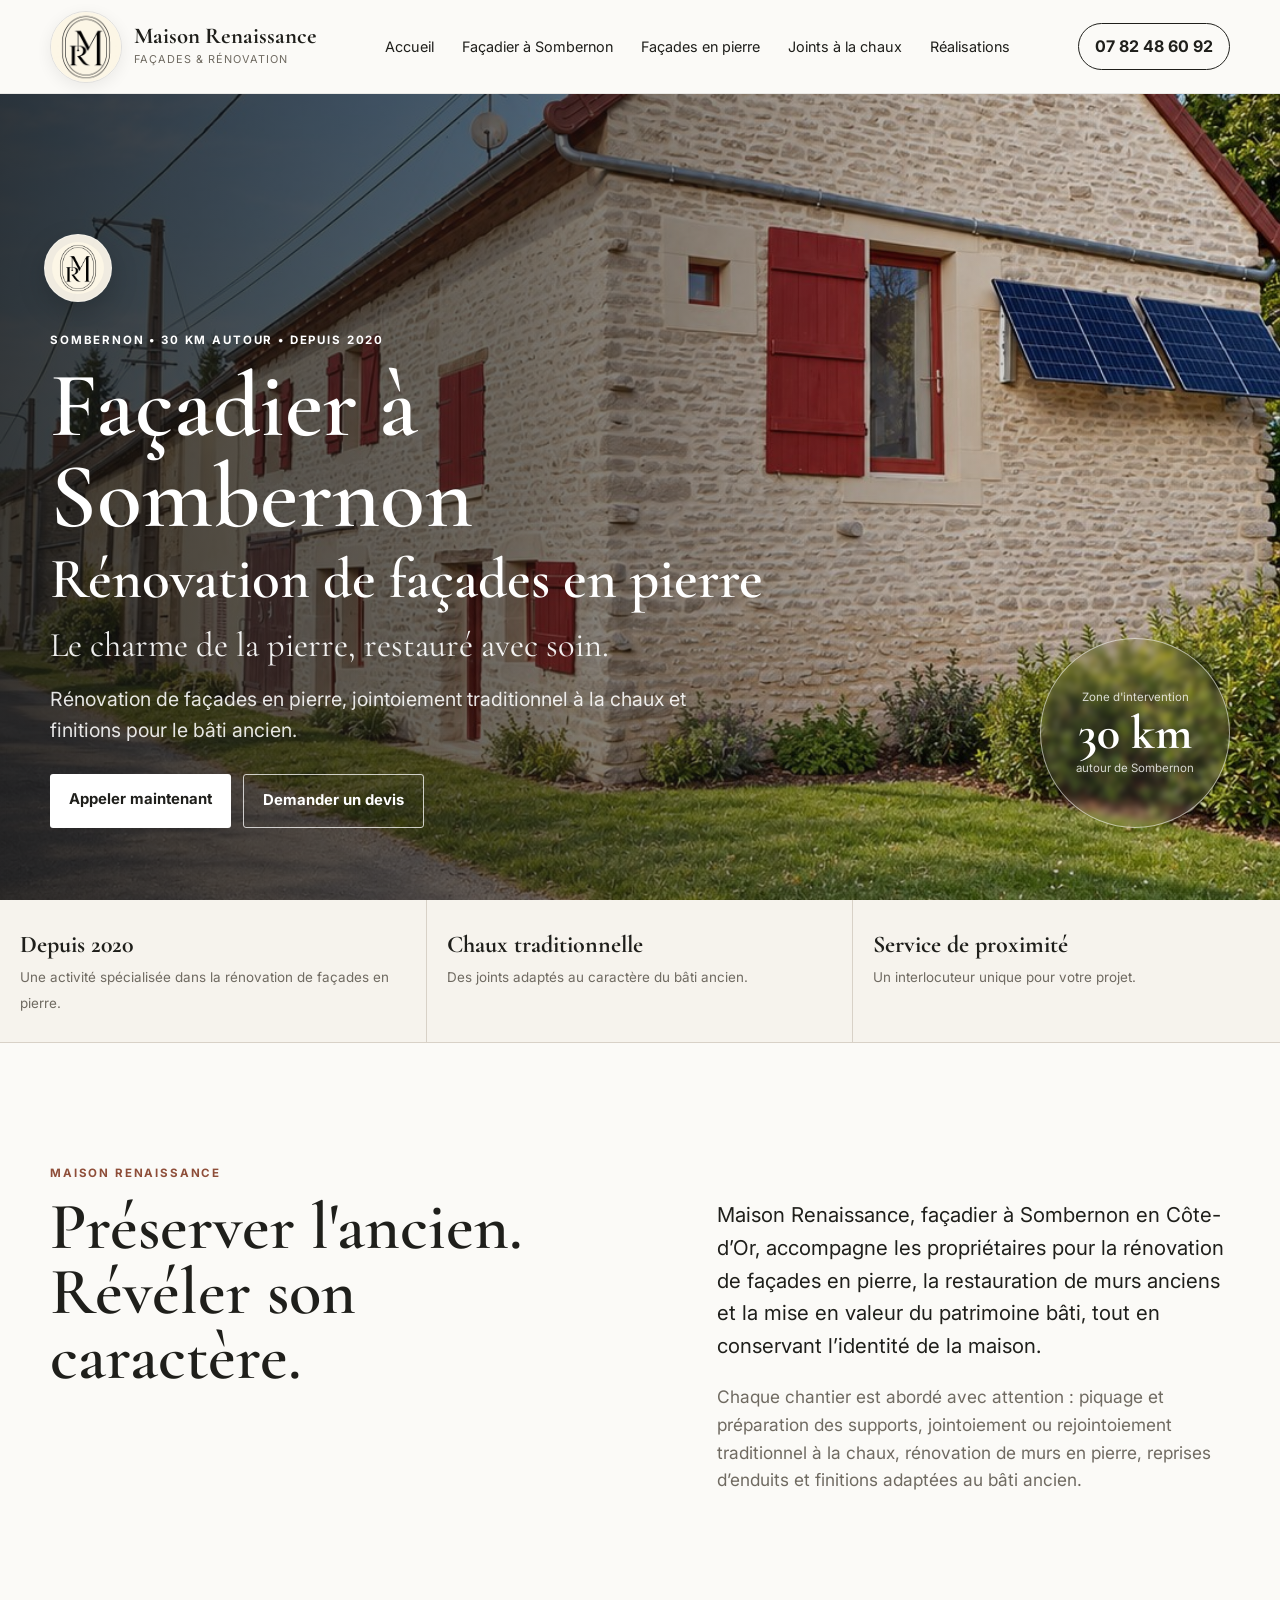
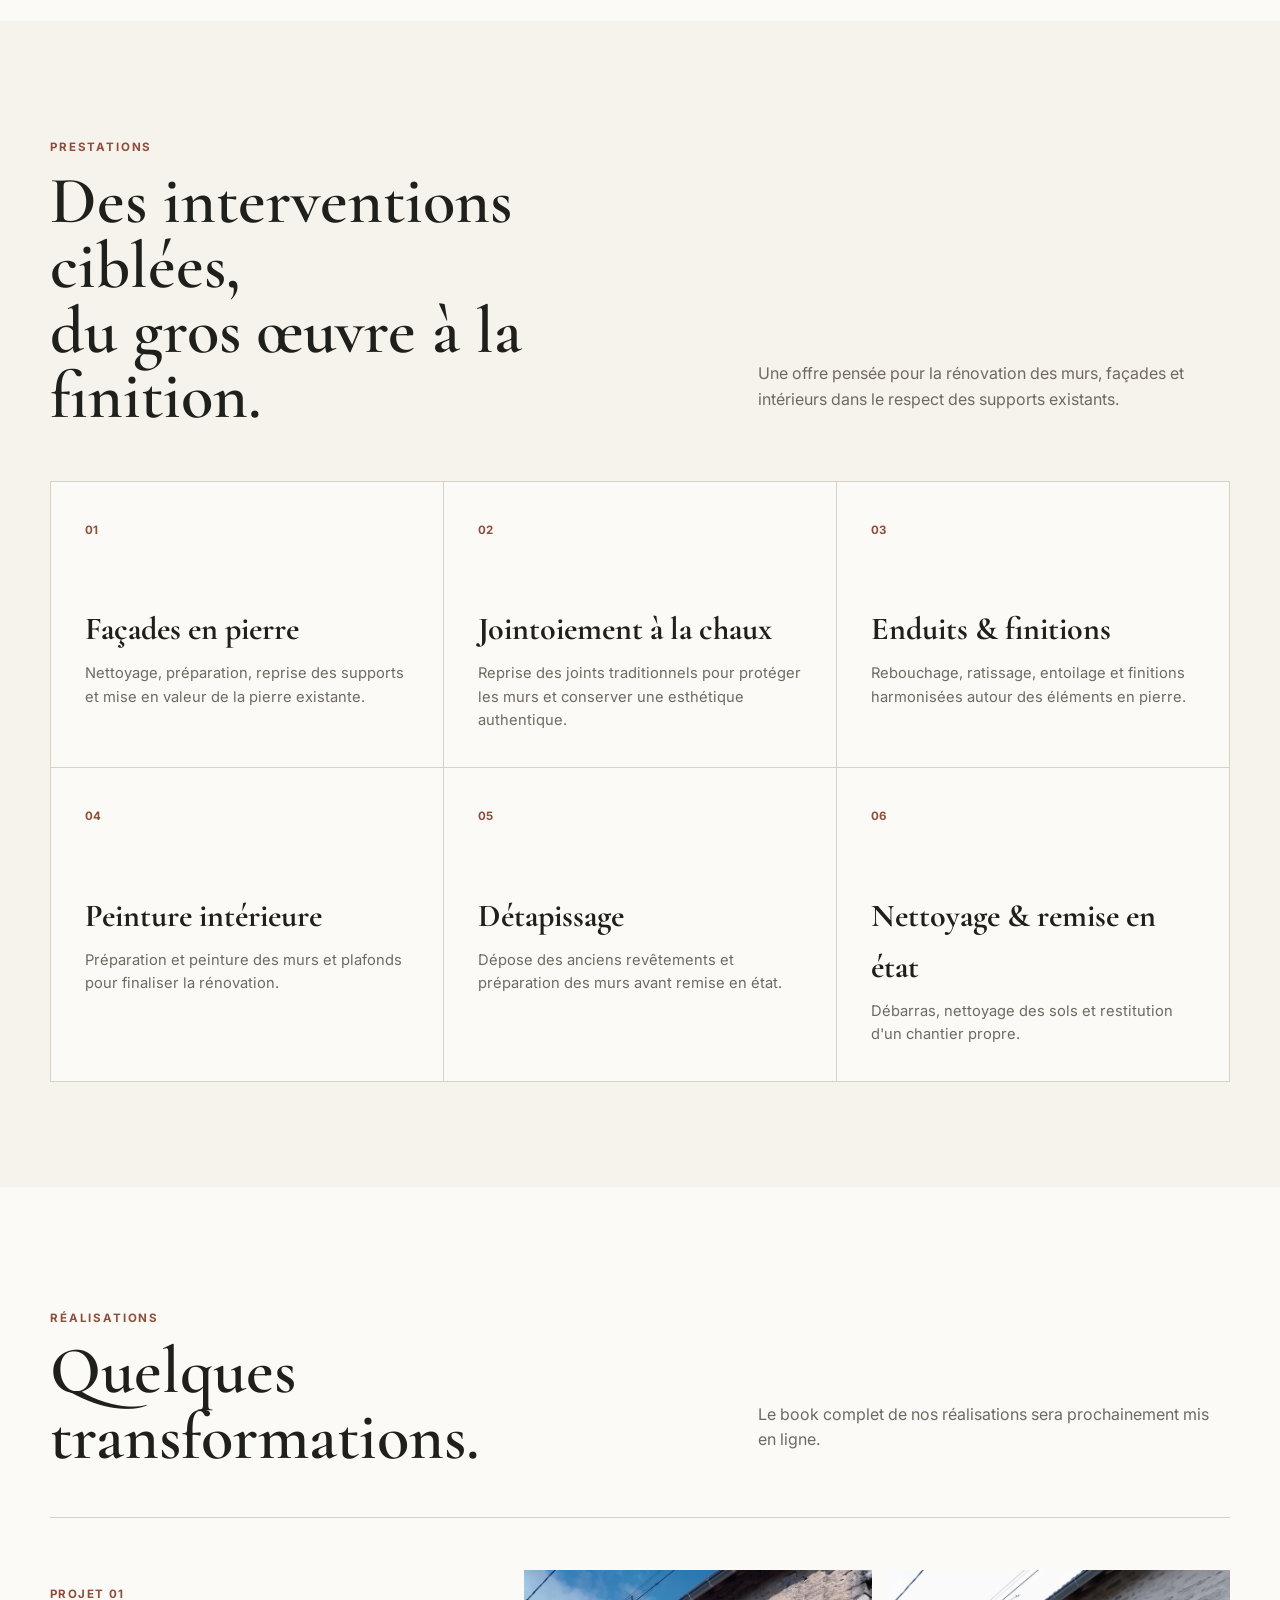
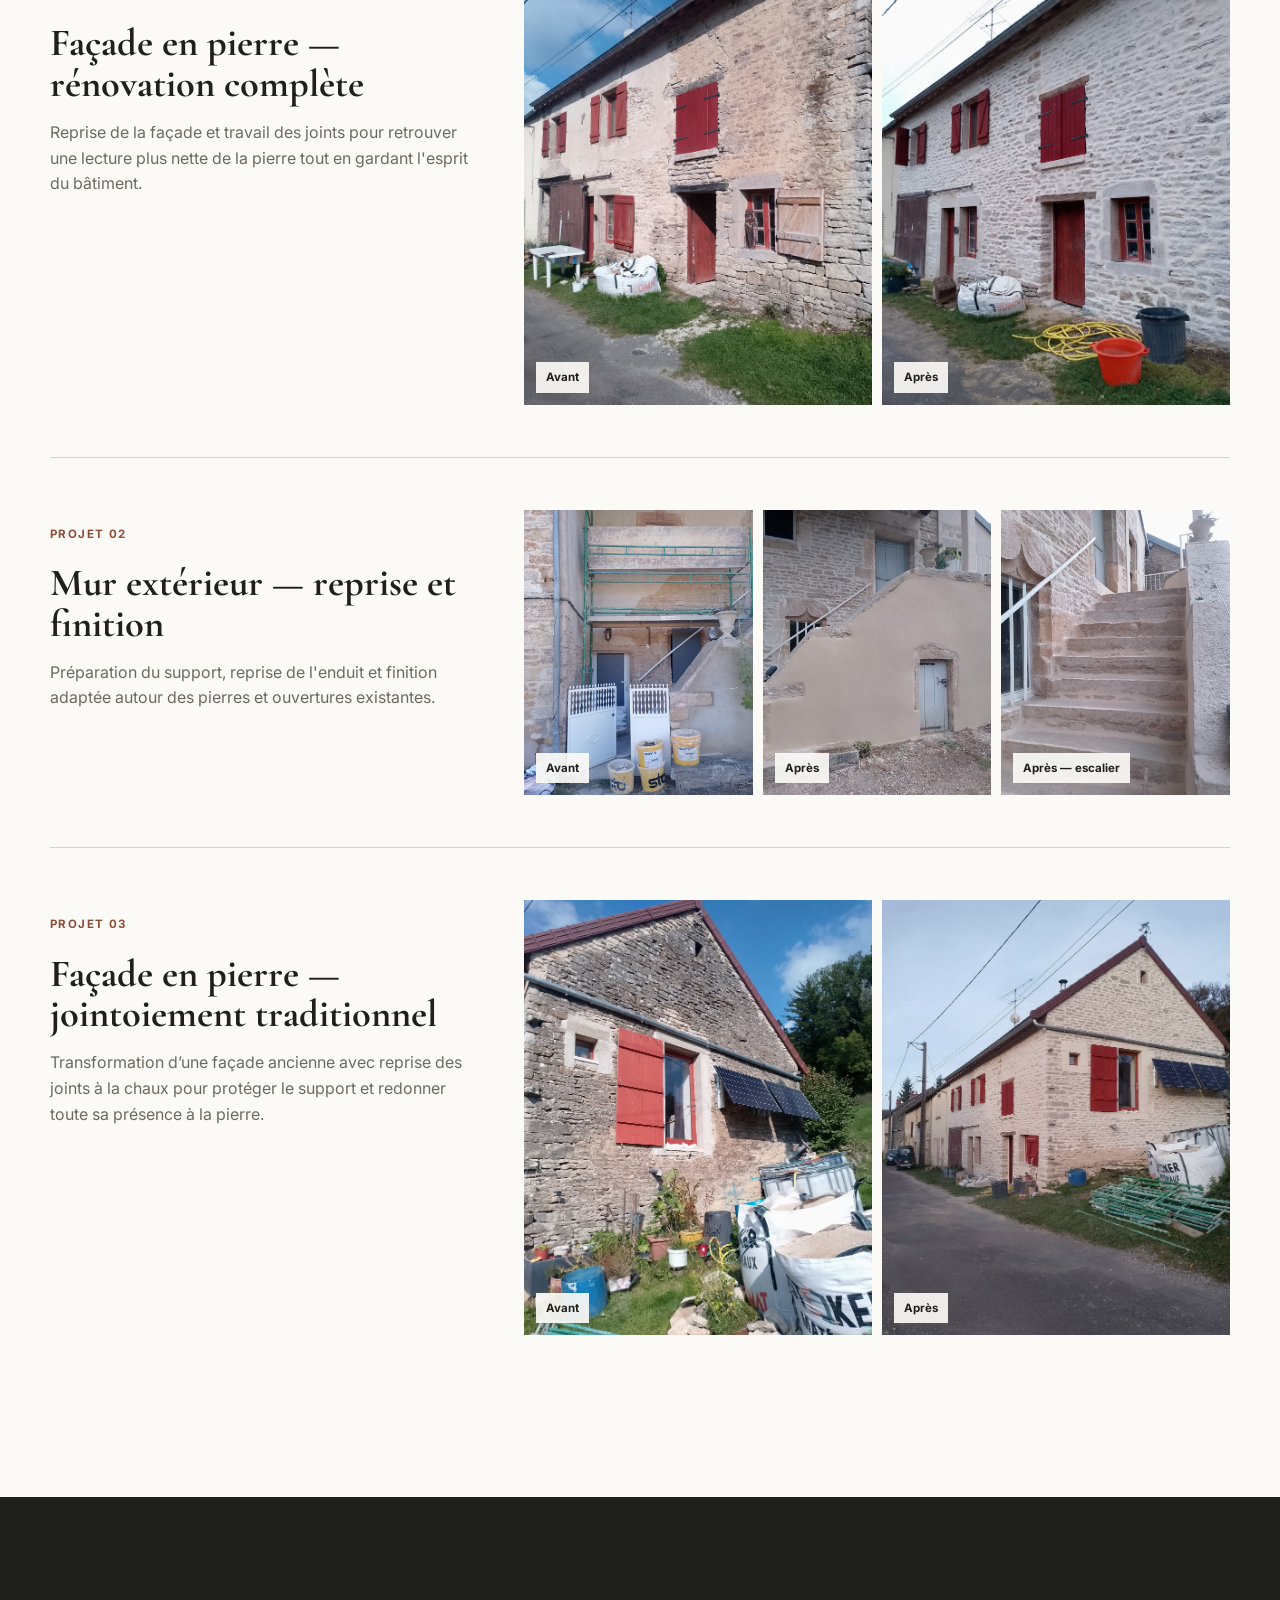
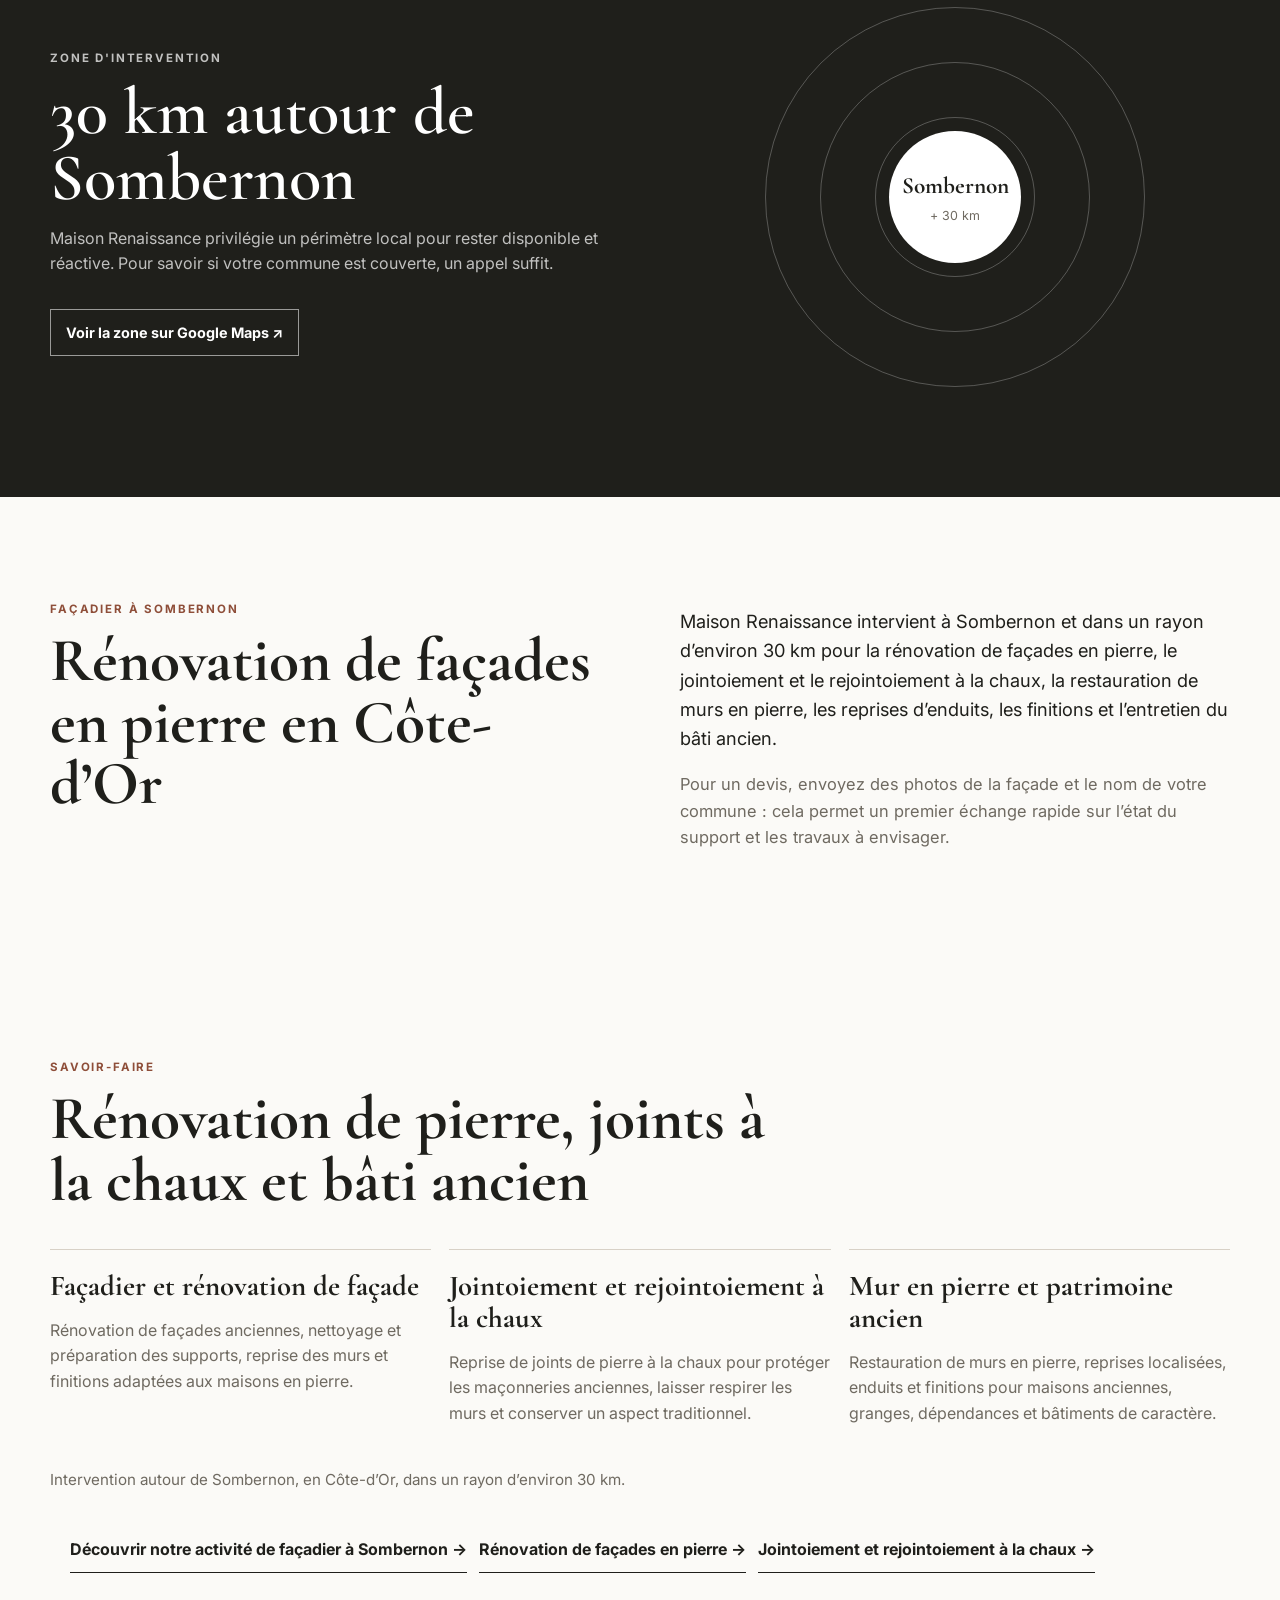
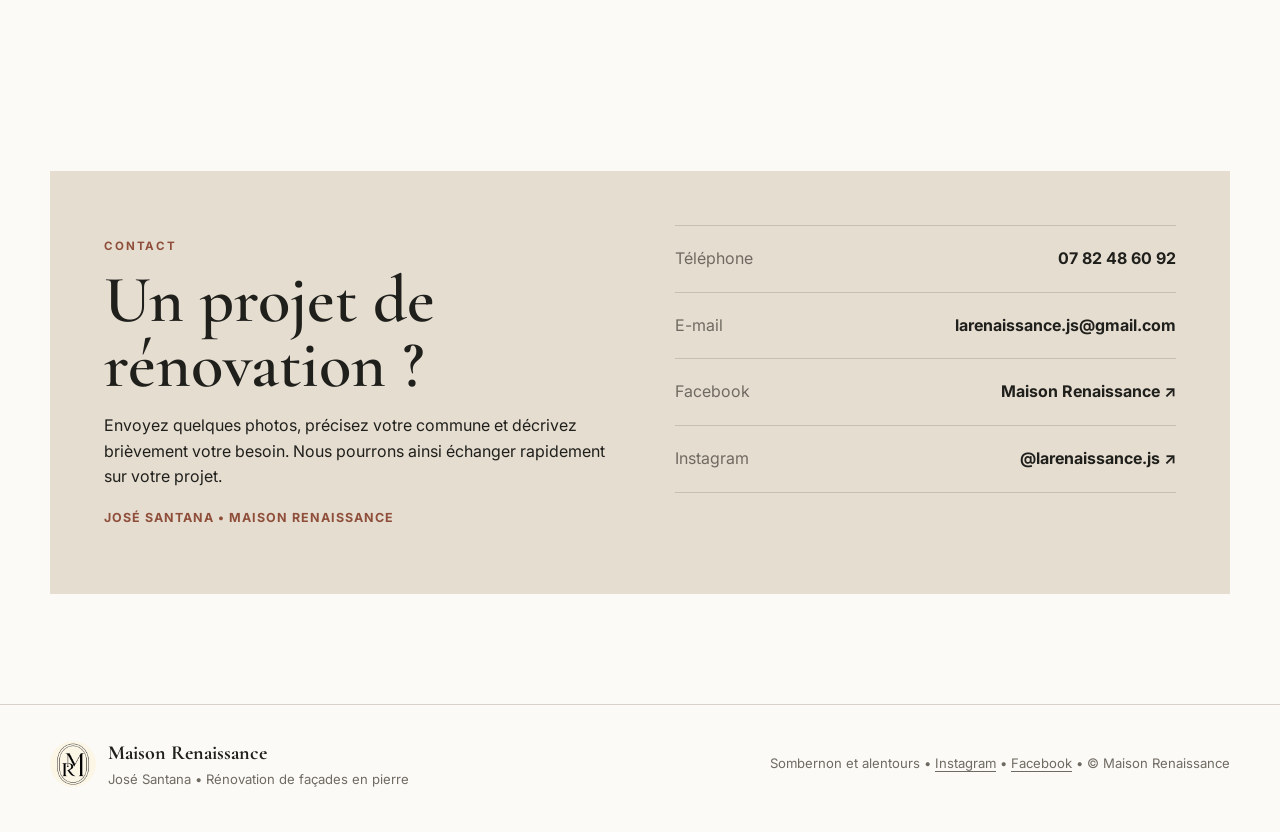
<file: index.html>
<!doctype html>
<html lang="fr">
<head>
  <meta charset="utf-8">
  <meta name="viewport" content="width=device-width, initial-scale=1">
  <meta name="theme-color" content="#1f1f1b">
  <meta name="description" content="Maison Renaissance, José Santana, façadier à Sombernon en Côte-d’Or : rénovation de façades en pierre, jointoiement et rejointoiement à la chaux, enduits, murs en pierre et rénovation du bâti ancien dans un rayon de 30 km.">
  <title>Façadier à Sombernon | Jointoiement à la chaux & rénovation de façades en pierre</title>
  <link rel="icon" href="assets/favicon.png">
  <meta name="author" content="José Santana">
  <meta name="robots" content="index,follow">
  <link rel="canonical" href="https://maisonrenaissance.github.io/Maison-Renaissance/">
  <meta property="og:title" content="Maison Renaissance | Façadier à Sombernon">
  <meta property="og:description" content="Rénovation de façades en pierre et jointoiement traditionnel à la chaux autour de Sombernon, en Côte-d’Or.">
  <meta property="og:type" content="website">
  <meta property="og:url" content="https://maisonrenaissance.github.io/Maison-Renaissance/">
  <meta property="og:image" content="https://maisonrenaissance.github.io/Maison-Renaissance/assets/hero-clean.jpg">
  <meta name="twitter:card" content="summary_large_image">
  <meta name="twitter:title" content="Maison Renaissance | Façadier à Sombernon">
  <meta name="twitter:description" content="Façades en pierre, joints à la chaux et rénovation du bâti ancien autour de Sombernon.">
  <meta name="twitter:image" content="https://maisonrenaissance.github.io/Maison-Renaissance/assets/hero-clean.jpg">
  <script type="application/ld+json">
  {
    "@context": "https://schema.org",
    "@type": "HomeAndConstructionBusiness",
    "name": "Maison Renaissance",
    "alternateName": "Maison Renaissance — José Santana",
    "description": "Façadier à Sombernon spécialisé dans la rénovation de façades en pierre, le jointoiement et rejointoiement traditionnel à la chaux et les finitions du bâti ancien.",
    "url": "https://maisonrenaissance.github.io/Maison-Renaissance/",
    "logo": "https://maisonrenaissance.github.io/Maison-Renaissance/assets/logo-mr-creme.jpg",
    "image": [
      "https://maisonrenaissance.github.io/Maison-Renaissance/assets/hero-clean.jpg",
      "https://maisonrenaissance.github.io/Maison-Renaissance/assets/facade_apres_1.jpg",
      "https://maisonrenaissance.github.io/Maison-Renaissance/assets/cour_apres.jpg"
    ],
    "telephone": "+33782486092",
    "email": "larenaissance.js@gmail.com",
    "areaServed": "Sombernon, Côte-d'Or, et communes situées dans un rayon d'environ 30 km",
    "sameAs": [
      "https://www.instagram.com/larenaissance.js/",
      "https://www.facebook.com/profile.php?id=61594686639067"
    ],
    "hasOfferCatalog": {
      "@type": "OfferCatalog",
      "name": "Prestations de rénovation",
      "itemListElement": [
        {"@type":"Offer","itemOffered":{"@type":"Service","name":"Rénovation de façades en pierre"}},
        {"@type":"Offer","itemOffered":{"@type":"Service","name":"Jointoiement traditionnel à la chaux"}},
        {"@type":"Offer","itemOffered":{"@type":"Service","name":"Rejointoiement de façade"}},
        {"@type":"Offer","itemOffered":{"@type":"Service","name":"Enduits et finitions"}},
        {"@type":"Offer","itemOffered":{"@type":"Service","name":"Détapissage et préparation des murs"}},
        {"@type":"Offer","itemOffered":{"@type":"Service","name":"Peinture intérieure"}}
      ]
    }
  }
  </script>

  <link rel="preconnect" href="https://fonts.googleapis.com">
  <link rel="preconnect" href="https://fonts.gstatic.com" crossorigin>
  <link href="https://fonts.googleapis.com/css2?family=Cormorant+Garamond:wght@500;600;700&family=Inter:wght@400;500;600;700&display=swap" rel="stylesheet">
  <link rel="stylesheet" href="styles.css">
</head>
<body>
  <header class="site-header">
    <a class="brand" href="index.html">
      <img src="assets/logo-mr-creme.jpg" alt="Logo Maison Renaissance">
      <span><strong>Maison Renaissance</strong><small>Façades & rénovation</small></span>
    </a>
    <nav class="desktop-nav" aria-label="Navigation principale">
      <a href="index.html">Accueil</a>
      <a href="facadier-sombernon.html">Façadier à Sombernon</a>
      <a href="renovation-facade-pierre.html">Façades en pierre</a>
      <a href="jointoiement-chaux.html">Joints à la chaux</a>
      <a href="realisations.html">Réalisations</a>
    </nav>
    <a class="header-cta" href="tel:+33782486092">07 82 48 60 92</a>
  </header>

  <main>
    <section class="hero" id="accueil">
      <img src="assets/hero-clean.jpg" alt="Façade ancienne rénovée en pierre" class="hero-bg">
      <div class="hero-shade"></div>
      <div class="hero-inner">
        <div class="hero-copy">
          <div class="hero-mark"><img class="hero-logo" src="assets/logo-mr-creme.jpg" alt="Logo Maison Renaissance"></div>
          <p class="eyebrow">Sombernon • 30 km autour • Depuis 2020</p>
          <h1>Façadier à Sombernon<br><span class="hero-subtitle">Rénovation de façades en pierre</span></h1>
          <p class="hero-signature">Le charme de la pierre, restauré avec soin.</p>
          <p class="hero-text">Rénovation de façades en pierre, jointoiement traditionnel à la chaux et finitions pour le bâti ancien.</p>
          <div class="hero-actions">
            <a class="btn btn-light" href="tel:+33782486092">Appeler maintenant</a>
            <a class="btn btn-outline" href="mailto:larenaissance.js@gmail.com?subject=Demande%20de%20devis%20Maison%20Renaissance">Demander un devis</a>
          </div>
        </div>
        <div class="hero-badge">
          <span>Zone d'intervention</span>
          <strong>30 km</strong>
          <small>autour de Sombernon</small>
        </div>
      </div>
    </section>

    <section class="proof-strip">
      <div><strong>Depuis 2020</strong><span>Une activité spécialisée dans la rénovation de façades en pierre.</span></div>
      <div><strong>Chaux traditionnelle</strong><span>Des joints adaptés au caractère du bâti ancien.</span></div>
      <div><strong>Service de proximité</strong><span>Un interlocuteur unique pour votre projet.</span></div>
    </section>

    <section class="about container">
      <div class="section-title">
        <p class="eyebrow dark">Maison Renaissance</p>
        <h2>Préserver l'ancien.<br>Révéler son caractère.</h2>
      </div>
      <div class="about-copy">
        <p>Maison Renaissance, façadier à Sombernon en Côte-d’Or, accompagne les propriétaires pour la rénovation de façades en pierre, la restauration de murs anciens et la mise en valeur du patrimoine bâti, tout en conservant l’identité de la maison.</p>
        <p>Chaque chantier est abordé avec attention : piquage et préparation des supports, jointoiement ou rejointoiement traditionnel à la chaux, rénovation de murs en pierre, reprises d’enduits et finitions adaptées au bâti ancien.</p>
      </div>
    </section>

    <section class="services" id="services">
      <div class="container">
        <div class="section-head">
          <div>
            <p class="eyebrow dark">Prestations</p>
            <h2>Des interventions ciblées,<br>du gros œuvre à la finition.</h2>
          </div>
          <p>Une offre pensée pour la rénovation des murs, façades et intérieurs dans le respect des supports existants.</p>
        </div>

        <div class="service-grid">
          <article>
            <span class="num">01</span>
            <h3><a href="renovation-facade-pierre.html">Façades en pierre</a></h3>
            <p>Nettoyage, préparation, reprise des supports et mise en valeur de la pierre existante.</p>
          </article>
          <article>
            <span class="num">02</span>
            <h3><a href="jointoiement-chaux.html">Jointoiement à la chaux</a></h3>
            <p>Reprise des joints traditionnels pour protéger les murs et conserver une esthétique authentique.</p>
          </article>
          <article>
            <span class="num">03</span>
            <h3>Enduits & finitions</h3>
            <p>Rebouchage, ratissage, entoilage et finitions harmonisées autour des éléments en pierre.</p>
          </article>
          <article>
            <span class="num">04</span>
            <h3>Peinture intérieure</h3>
            <p>Préparation et peinture des murs et plafonds pour finaliser la rénovation.</p>
          </article>
          <article>
            <span class="num">05</span>
            <h3>Détapissage</h3>
            <p>Dépose des anciens revêtements et préparation des murs avant remise en état.</p>
          </article>
          <article>
            <span class="num">06</span>
            <h3>Nettoyage & remise en état</h3>
            <p>Débarras, nettoyage des sols et restitution d'un chantier propre.</p>
          </article>
        </div>
      </div>
    </section>

    <section class="realisations container" id="realisations">
      <div class="section-head">
        <div>
          <p class="eyebrow dark">Réalisations</p>
          <h2>Quelques transformations.</h2>
        </div>
        <p>Le book complet de nos réalisations sera prochainement mis en ligne.</p>
      </div>

      <article class="case-study">
        <div class="case-copy">
          <span class="case-index">Projet 01</span>
          <h3>Façade en pierre — rénovation complète</h3>
          <p>Reprise de la façade et travail des joints pour retrouver une lecture plus nette de la pierre tout en gardant l'esprit du bâtiment.</p>
        </div>
        <div class="ba">
          <figure>
            <img src="assets/facade_avant.jpg" alt="Façade avant rénovation">
            <figcaption>Avant</figcaption>
          </figure>
          <figure>
            <img src="assets/facade_apres_1.jpg" alt="Façade après rénovation">
            <figcaption>Après</figcaption>
          </figure>
        </div>
      </article>

      <article class="case-study reverse">
        <div class="case-copy">
          <span class="case-index">Projet 02</span>
          <h3>Mur extérieur — reprise et finition</h3>
          <p>Préparation du support, reprise de l'enduit et finition adaptée autour des pierres et ouvertures existantes.</p>
        </div>
        <div class="ba three">
          <figure>
            <img src="assets/cour_avant.jpg" alt="Projet 2 : mur extérieur avant les finitions">
            <figcaption>Avant</figcaption>
          </figure>
          <figure>
            <img src="assets/cour_apres.jpg" alt="Projet 2 : mur extérieur après reprise et finition">
            <figcaption>Après</figcaption>
          </figure>
          <figure>
            <img src="assets/escalier_apres.jpg" alt="Projet 2 : escalier en pierre après rénovation">
            <figcaption>Après — escalier</figcaption>
          </figure>
        </div>
      </article>

      <article class="case-study">
        <div class="case-copy">
          <span class="case-index">Projet 03</span>
          <h3>Façade en pierre — jointoiement traditionnel</h3>
          <p>Transformation d’une façade ancienne avec reprise des joints à la chaux pour protéger le support et redonner toute sa présence à la pierre.</p>
        </div>
        <div class="ba">
          <figure>
            <img src="assets/chantier_facade.jpg" alt="Projet 3 : façade en pierre avant rénovation des joints">
            <figcaption>Avant</figcaption>
          </figure>
          <figure>
            <img src="assets/facade_apres_2.jpg" alt="Projet 3 : façade en pierre après jointoiement traditionnel à la chaux">
            <figcaption>Après</figcaption>
          </figure>
        </div>
      </article>
    </section>

    <section class="zone" id="zone">
      <div class="container zone-inner">
        <div>
          <p class="eyebrow">Zone d'intervention</p>
          <h2>30 km autour de Sombernon</h2>
          <p>Maison Renaissance privilégie un périmètre local pour rester disponible et réactive. Pour savoir si votre commune est couverte, un appel suffit.</p>
          <a class="maps-check" href="https://www.google.com/maps/search/?api=1&query=Sombernon%2C%20France" target="_blank" rel="noopener noreferrer">
            Voir la zone sur Google Maps ↗
          </a>
        </div>
        <div class="zone-graphic" aria-hidden="true">
          <div class="ring ring-1"></div>
          <div class="ring ring-2"></div>
          <div class="ring ring-3"></div>
          <div class="zone-center"><strong>Sombernon</strong><span>+ 30 km</span></div>
        </div>
      </div>
    </section>


    <section class="local-seo container" aria-labelledby="local-title">
      <div class="local-seo-grid">
        <div>
          <p class="eyebrow dark">Façadier à Sombernon</p>
          <h2 id="local-title">Rénovation de façades en pierre en Côte-d’Or</h2>
        </div>
        <div>
          <p>Maison Renaissance intervient à Sombernon et dans un rayon d’environ 30 km pour la rénovation de façades en pierre, le jointoiement et le rejointoiement à la chaux, la restauration de murs en pierre, les reprises d’enduits, les finitions et l’entretien du bâti ancien.</p>
          <p>Pour un devis, envoyez des photos de la façade et le nom de votre commune : cela permet un premier échange rapide sur l’état du support et les travaux à envisager.</p>
        </div>
      </div>
    </section>


    <section class="seo-topics container" aria-labelledby="seo-topics-title">
      <div class="seo-topics-head">
        <p class="eyebrow dark">Savoir-faire</p>
        <h2 id="seo-topics-title">Rénovation de pierre, joints à la chaux et bâti ancien</h2>
      </div>
      <div class="seo-topics-grid">
        <article>
          <h3>Façadier et rénovation de façade</h3>
          <p>Rénovation de façades anciennes, nettoyage et préparation des supports, reprise des murs et finitions adaptées aux maisons en pierre.</p>
        </article>
        <article>
          <h3>Jointoiement et rejointoiement à la chaux</h3>
          <p>Reprise de joints de pierre à la chaux pour protéger les maçonneries anciennes, laisser respirer les murs et conserver un aspect traditionnel.</p>
        </article>
        <article>
          <h3>Mur en pierre et patrimoine ancien</h3>
          <p>Restauration de murs en pierre, reprises localisées, enduits et finitions pour maisons anciennes, granges, dépendances et bâtiments de caractère.</p>
        </article>
      </div>
      <p class="seo-keyline">Intervention autour de Sombernon, en Côte-d’Or, dans un rayon d’environ 30 km.</p>
    <div class="seo-deep-links container">
      <a href="facadier-sombernon.html">Découvrir notre activité de façadier à Sombernon →</a>
      <a href="renovation-facade-pierre.html">Rénovation de façades en pierre →</a>
      <a href="jointoiement-chaux.html">Jointoiement et rejointoiement à la chaux →</a>
    </div>
    </section>

    <section class="contact container" id="contact">
      <div class="contact-card">
        <div>
          <p class="eyebrow dark">Contact</p>
          <h2>Un projet de rénovation ?</h2>
          <p>Envoyez quelques photos, précisez votre commune et décrivez brièvement votre besoin. Nous pourrons ainsi échanger rapidement sur votre projet.</p>
          <p class="owner-line">José Santana • Maison Renaissance</p>
        </div>
        <div class="contact-buttons">
          <a href="tel:+33782486092" class="contact-btn"><span>Téléphone</span><strong>07 82 48 60 92</strong></a>
          <a href="mailto:larenaissance.js@gmail.com" class="contact-btn"><span>E-mail</span><strong>larenaissance.js@gmail.com</strong></a>
          <a href="https://www.facebook.com/profile.php?id=61594686639067" target="_blank" rel="noopener noreferrer" class="contact-btn"><span>Facebook</span><strong>Maison Renaissance ↗</strong></a>
          <a href="https://www.instagram.com/larenaissance.js/" target="_blank" rel="noopener noreferrer" class="contact-btn"><span>Instagram</span><strong>@larenaissance.js ↗</strong></a>
        </div>
      </div>
    </section>
  </main>

  <a class="floating-call" href="tel:+33782486092" aria-label="Appeler Maison Renaissance">☎</a>

  <footer>
    <div class="container footer-inner">
      <div class="footer-brand">
        <img src="assets/logo-mr-creme.jpg" alt="">
        <div><strong>Maison Renaissance</strong><span>José Santana • Rénovation de façades en pierre</span></div>
      </div>
      <p>Sombernon et alentours • <a class="footer-social" href="https://www.instagram.com/larenaissance.js/" target="_blank" rel="noopener noreferrer">Instagram</a> • <a class="footer-social" href="https://www.facebook.com/profile.php?id=61594686639067" target="_blank" rel="noopener noreferrer">Facebook</a> • © Maison Renaissance</p>
    </div>
  </footer>
</body>
</html>
</file>
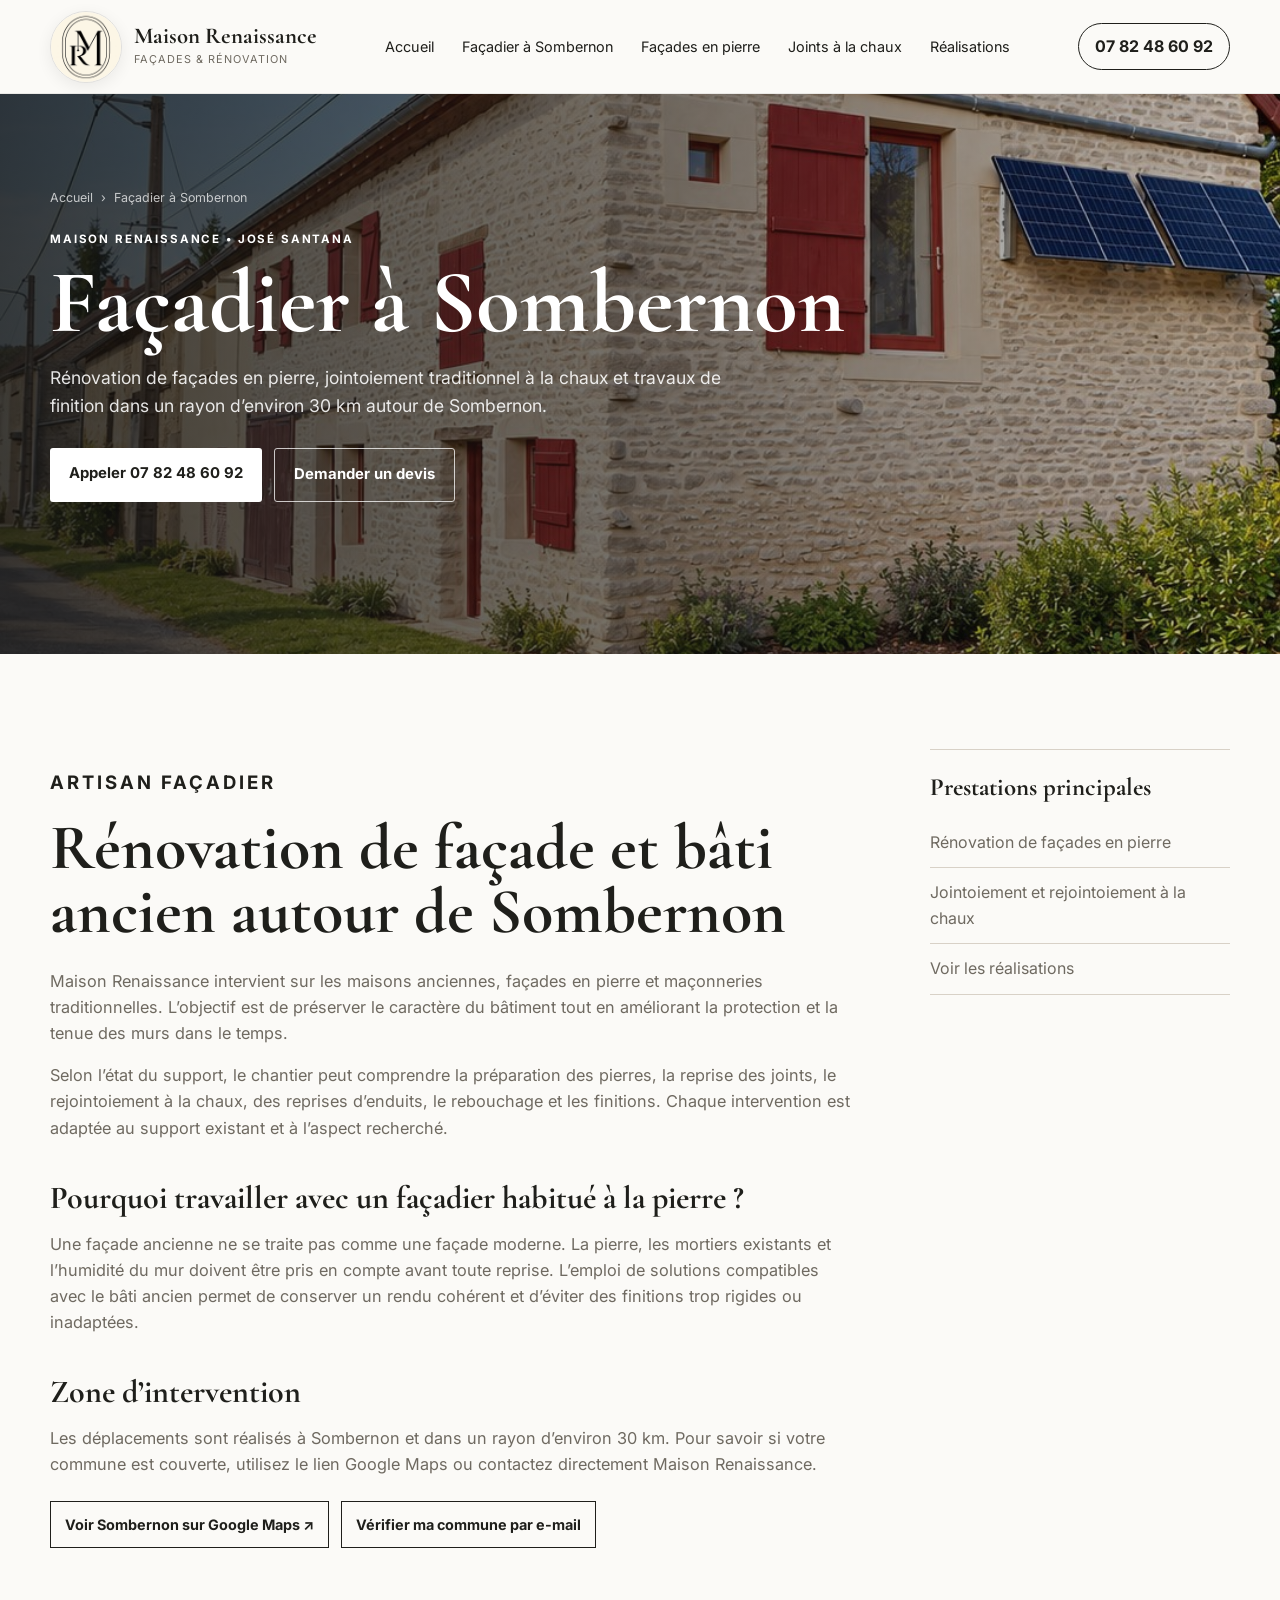
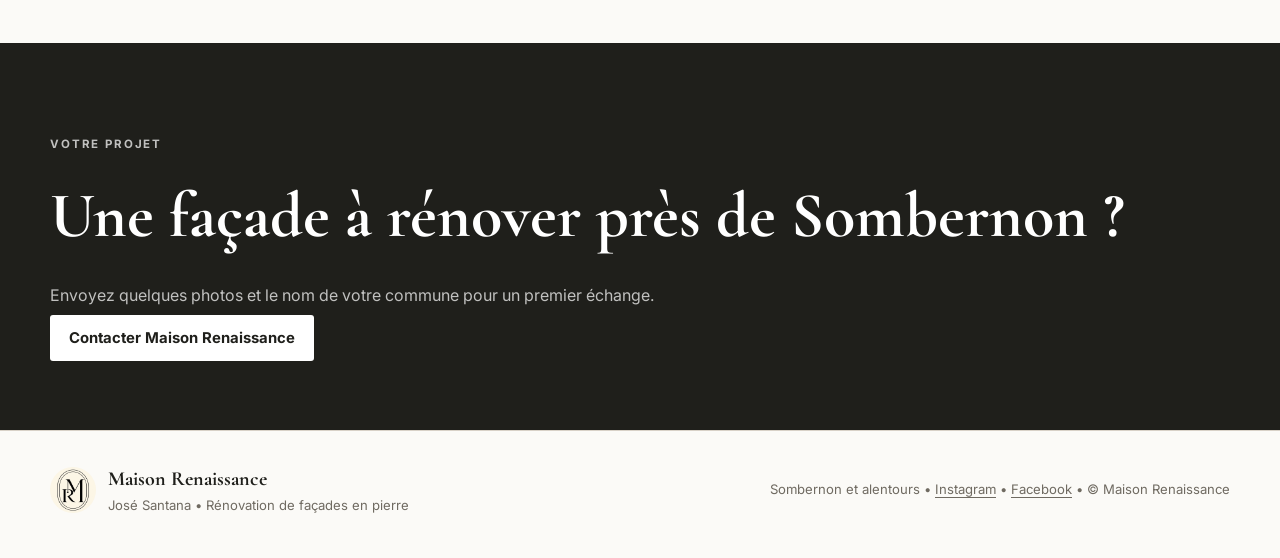
<file: facadier-sombernon.html>
<!doctype html>
<html lang="fr">
<head>
  <meta charset="utf-8">
  <meta name="viewport" content="width=device-width, initial-scale=1">
  <meta name="theme-color" content="#1f1f1b">
  <title>Façadier à Sombernon | Maison Renaissance</title>
  <meta name="description" content="Maison Renaissance, José Santana, façadier à Sombernon : rénovation de façades en pierre, jointoiement à la chaux, murs anciens, enduits et finitions dans un rayon d’environ 30 km.">
  <meta name="author" content="José Santana">
  <meta name="robots" content="index,follow">
  <link rel="canonical" href="https://maisonrenaissance.github.io/Maison-Renaissance/facadier-sombernon.html">
  <link rel="icon" href="assets/favicon.png">
  <meta property="og:type" content="website">
  <meta property="og:title" content="Façadier à Sombernon | Maison Renaissance">
  <meta property="og:description" content="Maison Renaissance, José Santana, façadier à Sombernon : rénovation de façades en pierre, jointoiement à la chaux, murs anciens, enduits et finitions dans un rayon d’environ 30 km.">
  <meta property="og:url" content="https://maisonrenaissance.github.io/Maison-Renaissance/facadier-sombernon.html">
  <meta property="og:image" content="https://maisonrenaissance.github.io/Maison-Renaissance/assets/hero-clean.jpg">
  <link rel="preconnect" href="https://fonts.googleapis.com">
  <link rel="preconnect" href="https://fonts.gstatic.com" crossorigin>
  <link href="https://fonts.googleapis.com/css2?family=Cormorant+Garamond:wght@500;600;700&family=Inter:wght@400;500;600;700&display=swap" rel="stylesheet">
  <link rel="stylesheet" href="styles.css">
  <script type="application/ld+json">
  {
    "@context":"https://schema.org",
    "@graph":[
      {
        "@type":"HomeAndConstructionBusiness",
        "@id":"https://maisonrenaissance.github.io/Maison-Renaissance/#business",
        "name":"Maison Renaissance",
        "alternateName":"Maison Renaissance — José Santana",
        "url":"https://maisonrenaissance.github.io/Maison-Renaissance/",
        "telephone":"+33782486092",
        "email":"larenaissance.js@gmail.com",
        "areaServed":"Sombernon, Côte-d'Or, et communes situées dans un rayon d'environ 30 km",
        "sameAs":["https://www.instagram.com/larenaissance.js/","https://www.facebook.com/profile.php?id=61594686639067"]
      },
      {
        "@type":"Service",
        "name":"Travaux de façade et rénovation du bâti ancien",
        "description":"Maison Renaissance, José Santana, façadier à Sombernon : rénovation de façades en pierre, jointoiement à la chaux, murs anciens, enduits et finitions dans un rayon d’environ 30 km.",
        "provider":{"@id":"https://maisonrenaissance.github.io/Maison-Renaissance/#business"},
        "areaServed":"Sombernon et environ 30 km autour"
      },
      {
        "@type":"WebPage",
        "name":"Façadier à Sombernon",
        "url":"https://maisonrenaissance.github.io/Maison-Renaissance/facadier-sombernon.html"
      }
    ]
  }
  </script>
</head>
<body>
  <header class="site-header">
    <a class="brand" href="index.html">
      <img src="assets/logo-mr-creme.jpg" alt="Logo Maison Renaissance">
      <span><strong>Maison Renaissance</strong><small>Façades & rénovation</small></span>
    </a>
    <nav class="desktop-nav" aria-label="Navigation principale">
      <a href="index.html">Accueil</a>
      <a href="facadier-sombernon.html">Façadier à Sombernon</a>
      <a href="renovation-facade-pierre.html">Façades en pierre</a>
      <a href="jointoiement-chaux.html">Joints à la chaux</a>
      <a href="realisations.html">Réalisations</a>
    </nav>
    <a class="header-cta" href="tel:+33782486092">07 82 48 60 92</a>
  </header>
  <main>

    <section class="page-hero">
      <img src="assets/hero-clean.jpg" alt="Maison en pierre rénovée près de Sombernon">
      <div class="page-hero-shade"></div>
      <div class="container page-hero-copy">
        <nav class="breadcrumbs" aria-label="Fil d’Ariane"><a href="index.html">Accueil</a><span aria-hidden="true">›</span><span>Façadier à Sombernon</span></nav>
        <p class="eyebrow">Maison Renaissance • José Santana</p>
        <h1>Façadier à Sombernon</h1>
        <p>Rénovation de façades en pierre, jointoiement traditionnel à la chaux et travaux de finition dans un rayon d’environ 30 km autour de Sombernon.</p>
        <div class="hero-actions">
          <a class="btn btn-light" href="tel:+33782486092">Appeler 07 82 48 60 92</a>
          <a class="btn btn-outline" href="mailto:larenaissance.js@gmail.com?subject=Demande%20de%20devis%20fa%C3%A7ade%20Sombernon">Demander un devis</a>
        </div>
      </div>
    </section>
    <section class="content-page container">
      <div class="content-main">
        <p class="eyebrow dark">Artisan façadier</p>
        <h2>Rénovation de façade et bâti ancien autour de Sombernon</h2>
        <p>Maison Renaissance intervient sur les maisons anciennes, façades en pierre et maçonneries traditionnelles. L’objectif est de préserver le caractère du bâtiment tout en améliorant la protection et la tenue des murs dans le temps.</p>
        <p>Selon l’état du support, le chantier peut comprendre la préparation des pierres, la reprise des joints, le rejointoiement à la chaux, des reprises d’enduits, le rebouchage et les finitions. Chaque intervention est adaptée au support existant et à l’aspect recherché.</p>
        <h3>Pourquoi travailler avec un façadier habitué à la pierre ?</h3>
        <p>Une façade ancienne ne se traite pas comme une façade moderne. La pierre, les mortiers existants et l’humidité du mur doivent être pris en compte avant toute reprise. L’emploi de solutions compatibles avec le bâti ancien permet de conserver un rendu cohérent et d’éviter des finitions trop rigides ou inadaptées.</p>
        <h3>Zone d’intervention</h3>
        <p>Les déplacements sont réalisés à Sombernon et dans un rayon d’environ 30 km. Pour savoir si votre commune est couverte, utilisez le lien Google Maps ou contactez directement Maison Renaissance.</p>
        <div class="inline-actions">
          <a href="https://www.google.com/maps/search/?api=1&query=Sombernon%2C%20France" target="_blank" rel="noopener noreferrer">Voir Sombernon sur Google Maps ↗</a>
          <a href="mailto:larenaissance.js@gmail.com?subject=V%C3%A9rification%20de%20commune">Vérifier ma commune par e-mail</a>
        </div>
      </div>
      <aside class="content-aside">
        <h3>Prestations principales</h3>
        <a href="renovation-facade-pierre.html">Rénovation de façades en pierre</a>
        <a href="jointoiement-chaux.html">Jointoiement et rejointoiement à la chaux</a>
        <a href="realisations.html">Voir les réalisations</a>
      </aside>
    </section>
    <section class="page-cta">
      <div class="container">
        <p class="eyebrow">Votre projet</p>
        <h2>Une façade à rénover près de Sombernon ?</h2>
        <p>Envoyez quelques photos et le nom de votre commune pour un premier échange.</p>
        <a class="btn btn-light" href="mailto:larenaissance.js@gmail.com?subject=Projet%20fa%C3%A7ade%20-%20Maison%20Renaissance">Contacter Maison Renaissance</a>
      </div>
    </section>
    
  </main>
  <a class="floating-call" href="tel:+33782486092" aria-label="Appeler Maison Renaissance">☎</a>
  <footer>
    <div class="container footer-inner">
      <div class="footer-brand">
        <img src="assets/logo-mr-creme.jpg" alt="">
        <div><strong>Maison Renaissance</strong><span>José Santana • Rénovation de façades en pierre</span></div>
      </div>
      <p>Sombernon et alentours • <a class="footer-social" href="https://www.instagram.com/larenaissance.js/" target="_blank" rel="noopener noreferrer">Instagram</a> • <a class="footer-social" href="https://www.facebook.com/profile.php?id=61594686639067" target="_blank" rel="noopener noreferrer">Facebook</a> • © Maison Renaissance</p>
    </div>
  </footer>
</body>
</html>
</file>
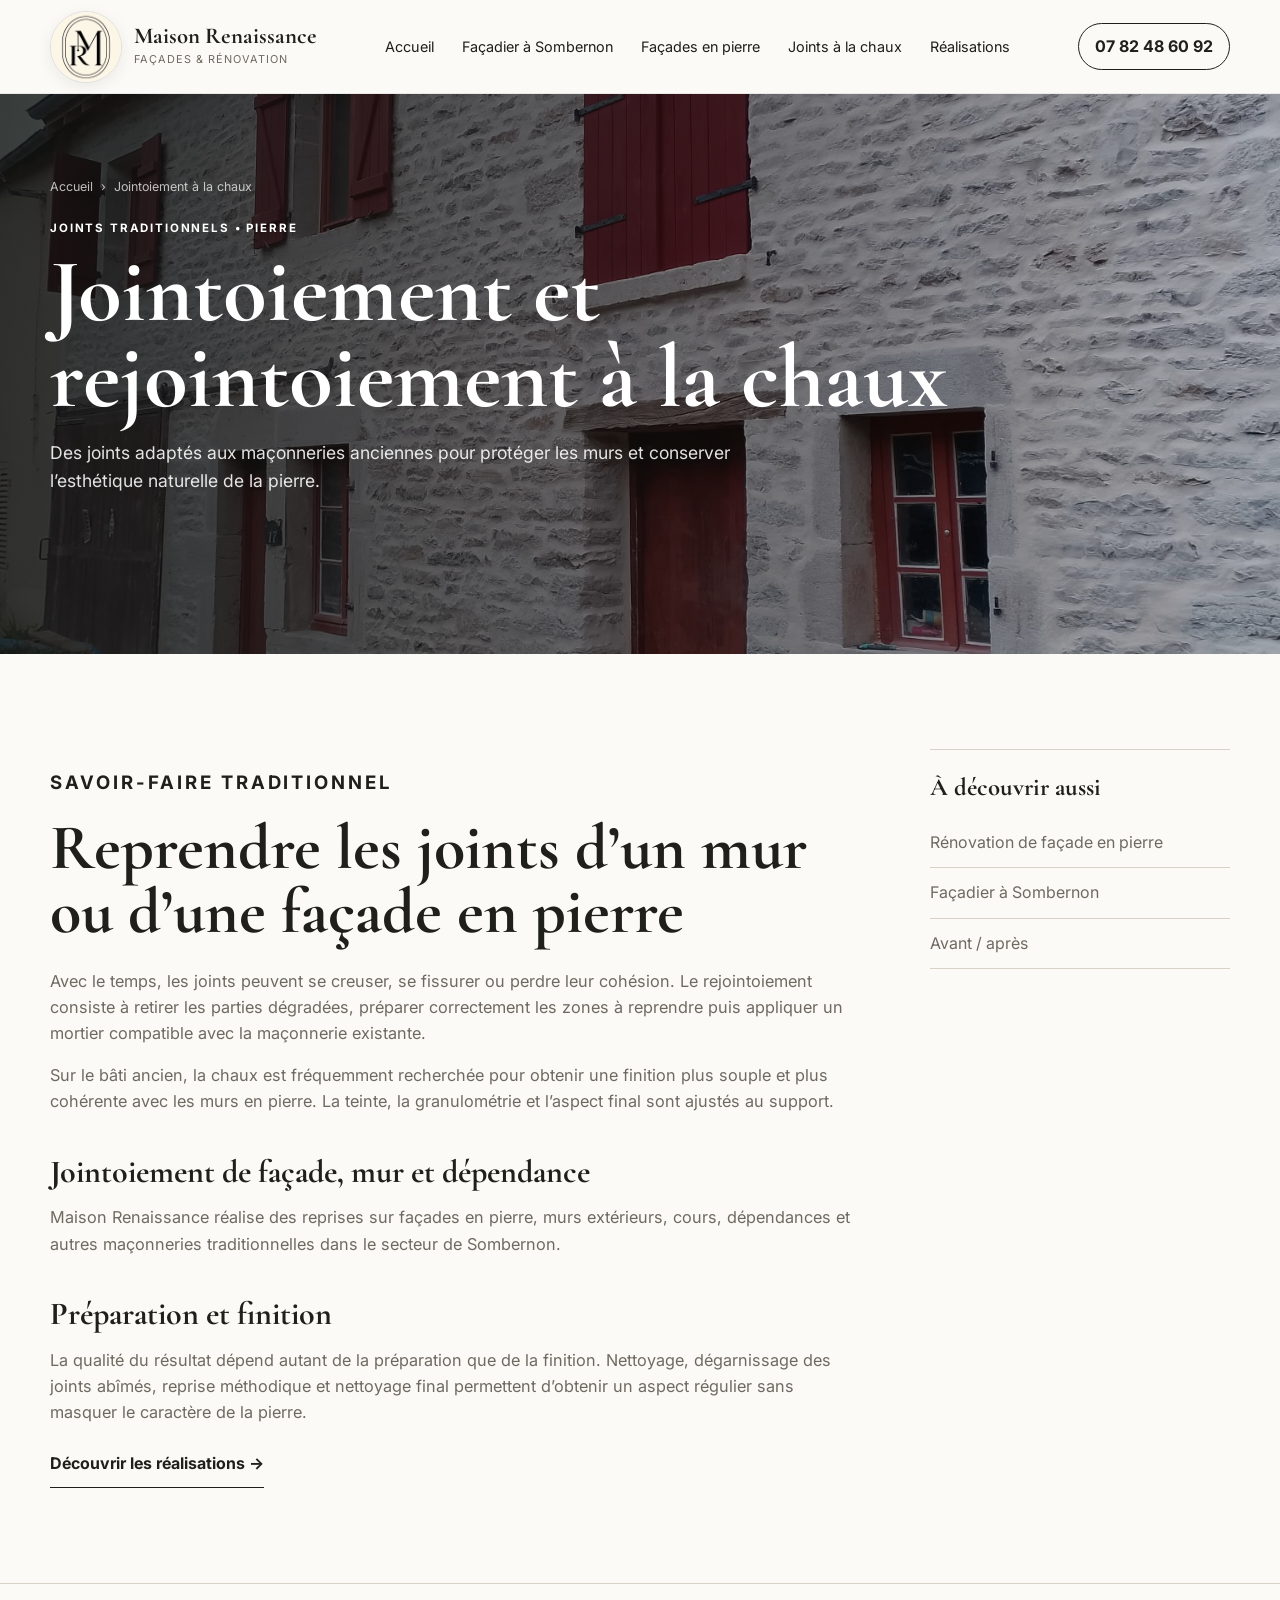
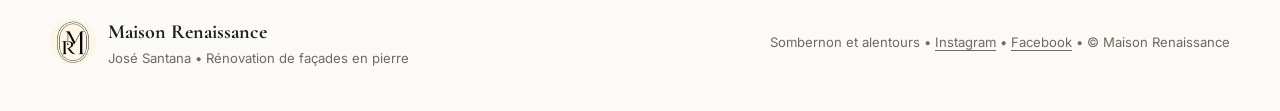
<file: jointoiement-chaux.html>
<!doctype html>
<html lang="fr">
<head>
  <meta charset="utf-8">
  <meta name="viewport" content="width=device-width, initial-scale=1">
  <meta name="theme-color" content="#1f1f1b">
  <title>Jointoiement à la chaux à Sombernon | Rejointoiement de façade</title>
  <meta name="description" content="Jointoiement et rejointoiement à la chaux autour de Sombernon : reprise de joints de pierre, façades anciennes et maçonneries traditionnelles par Maison Renaissance.">
  <meta name="author" content="José Santana">
  <meta name="robots" content="index,follow">
  <link rel="canonical" href="https://maisonrenaissance.github.io/Maison-Renaissance/jointoiement-chaux.html">
  <link rel="icon" href="assets/favicon.png">
  <meta property="og:type" content="website">
  <meta property="og:title" content="Jointoiement à la chaux à Sombernon | Rejointoiement de façade">
  <meta property="og:description" content="Jointoiement et rejointoiement à la chaux autour de Sombernon : reprise de joints de pierre, façades anciennes et maçonneries traditionnelles par Maison Renaissance.">
  <meta property="og:url" content="https://maisonrenaissance.github.io/Maison-Renaissance/jointoiement-chaux.html">
  <meta property="og:image" content="https://maisonrenaissance.github.io/Maison-Renaissance/assets/hero-clean.jpg">
  <link rel="preconnect" href="https://fonts.googleapis.com">
  <link rel="preconnect" href="https://fonts.gstatic.com" crossorigin>
  <link href="https://fonts.googleapis.com/css2?family=Cormorant+Garamond:wght@500;600;700&family=Inter:wght@400;500;600;700&display=swap" rel="stylesheet">
  <link rel="stylesheet" href="styles.css">
  <script type="application/ld+json">
  {
    "@context":"https://schema.org",
    "@graph":[
      {
        "@type":"HomeAndConstructionBusiness",
        "@id":"https://maisonrenaissance.github.io/Maison-Renaissance/#business",
        "name":"Maison Renaissance",
        "alternateName":"Maison Renaissance — José Santana",
        "url":"https://maisonrenaissance.github.io/Maison-Renaissance/",
        "telephone":"+33782486092",
        "email":"larenaissance.js@gmail.com",
        "areaServed":"Sombernon, Côte-d'Or, et communes situées dans un rayon d'environ 30 km",
        "sameAs":["https://www.instagram.com/larenaissance.js/","https://www.facebook.com/profile.php?id=61594686639067"]
      },
      {
        "@type":"Service",
        "name":"Jointoiement et rejointoiement traditionnel à la chaux",
        "description":"Jointoiement et rejointoiement à la chaux autour de Sombernon : reprise de joints de pierre, façades anciennes et maçonneries traditionnelles par Maison Renaissance.",
        "provider":{"@id":"https://maisonrenaissance.github.io/Maison-Renaissance/#business"},
        "areaServed":"Sombernon et environ 30 km autour"
      },
      {
        "@type":"WebPage",
        "name":"Jointoiement à la chaux à Sombernon",
        "url":"https://maisonrenaissance.github.io/Maison-Renaissance/jointoiement-chaux.html"
      }
    ]
  }
  </script>
</head>
<body>
  <header class="site-header">
    <a class="brand" href="index.html">
      <img src="assets/logo-mr-creme.jpg" alt="Logo Maison Renaissance">
      <span><strong>Maison Renaissance</strong><small>Façades & rénovation</small></span>
    </a>
    <nav class="desktop-nav" aria-label="Navigation principale">
      <a href="index.html">Accueil</a>
      <a href="facadier-sombernon.html">Façadier à Sombernon</a>
      <a href="renovation-facade-pierre.html">Façades en pierre</a>
      <a href="jointoiement-chaux.html">Joints à la chaux</a>
      <a href="realisations.html">Réalisations</a>
    </nav>
    <a class="header-cta" href="tel:+33782486092">07 82 48 60 92</a>
  </header>
  <main>

    <section class="page-hero">
      <img src="assets/facade_apres_1.jpg" alt="Jointoiement d'une façade en pierre à la chaux">
      <div class="page-hero-shade"></div>
      <div class="container page-hero-copy">
        <nav class="breadcrumbs" aria-label="Fil d’Ariane"><a href="index.html">Accueil</a><span aria-hidden="true">›</span><span>Jointoiement à la chaux</span></nav>
        <p class="eyebrow">Joints traditionnels • pierre</p>
        <h1>Jointoiement et rejointoiement à la chaux</h1>
        <p>Des joints adaptés aux maçonneries anciennes pour protéger les murs et conserver l’esthétique naturelle de la pierre.</p>
      </div>
    </section>
    <section class="content-page container">
      <div class="content-main">
        <p class="eyebrow dark">Savoir-faire traditionnel</p>
        <h2>Reprendre les joints d’un mur ou d’une façade en pierre</h2>
        <p>Avec le temps, les joints peuvent se creuser, se fissurer ou perdre leur cohésion. Le rejointoiement consiste à retirer les parties dégradées, préparer correctement les zones à reprendre puis appliquer un mortier compatible avec la maçonnerie existante.</p>
        <p>Sur le bâti ancien, la chaux est fréquemment recherchée pour obtenir une finition plus souple et plus cohérente avec les murs en pierre. La teinte, la granulométrie et l’aspect final sont ajustés au support.</p>
        <h3>Jointoiement de façade, mur et dépendance</h3>
        <p>Maison Renaissance réalise des reprises sur façades en pierre, murs extérieurs, cours, dépendances et autres maçonneries traditionnelles dans le secteur de Sombernon.</p>
        <h3>Préparation et finition</h3>
        <p>La qualité du résultat dépend autant de la préparation que de la finition. Nettoyage, dégarnissage des joints abîmés, reprise méthodique et nettoyage final permettent d’obtenir un aspect régulier sans masquer le caractère de la pierre.</p>
        <a class="text-cta" href="realisations.html">Découvrir les réalisations →</a>
      </div>
      <aside class="content-aside">
        <h3>À découvrir aussi</h3>
        <a href="renovation-facade-pierre.html">Rénovation de façade en pierre</a>
        <a href="facadier-sombernon.html">Façadier à Sombernon</a>
        <a href="realisations.html">Avant / après</a>
      </aside>
    </section>
    
  </main>
  <a class="floating-call" href="tel:+33782486092" aria-label="Appeler Maison Renaissance">☎</a>
  <footer>
    <div class="container footer-inner">
      <div class="footer-brand">
        <img src="assets/logo-mr-creme.jpg" alt="">
        <div><strong>Maison Renaissance</strong><span>José Santana • Rénovation de façades en pierre</span></div>
      </div>
      <p>Sombernon et alentours • <a class="footer-social" href="https://www.instagram.com/larenaissance.js/" target="_blank" rel="noopener noreferrer">Instagram</a> • <a class="footer-social" href="https://www.facebook.com/profile.php?id=61594686639067" target="_blank" rel="noopener noreferrer">Facebook</a> • © Maison Renaissance</p>
    </div>
  </footer>
</body>
</html>
</file>
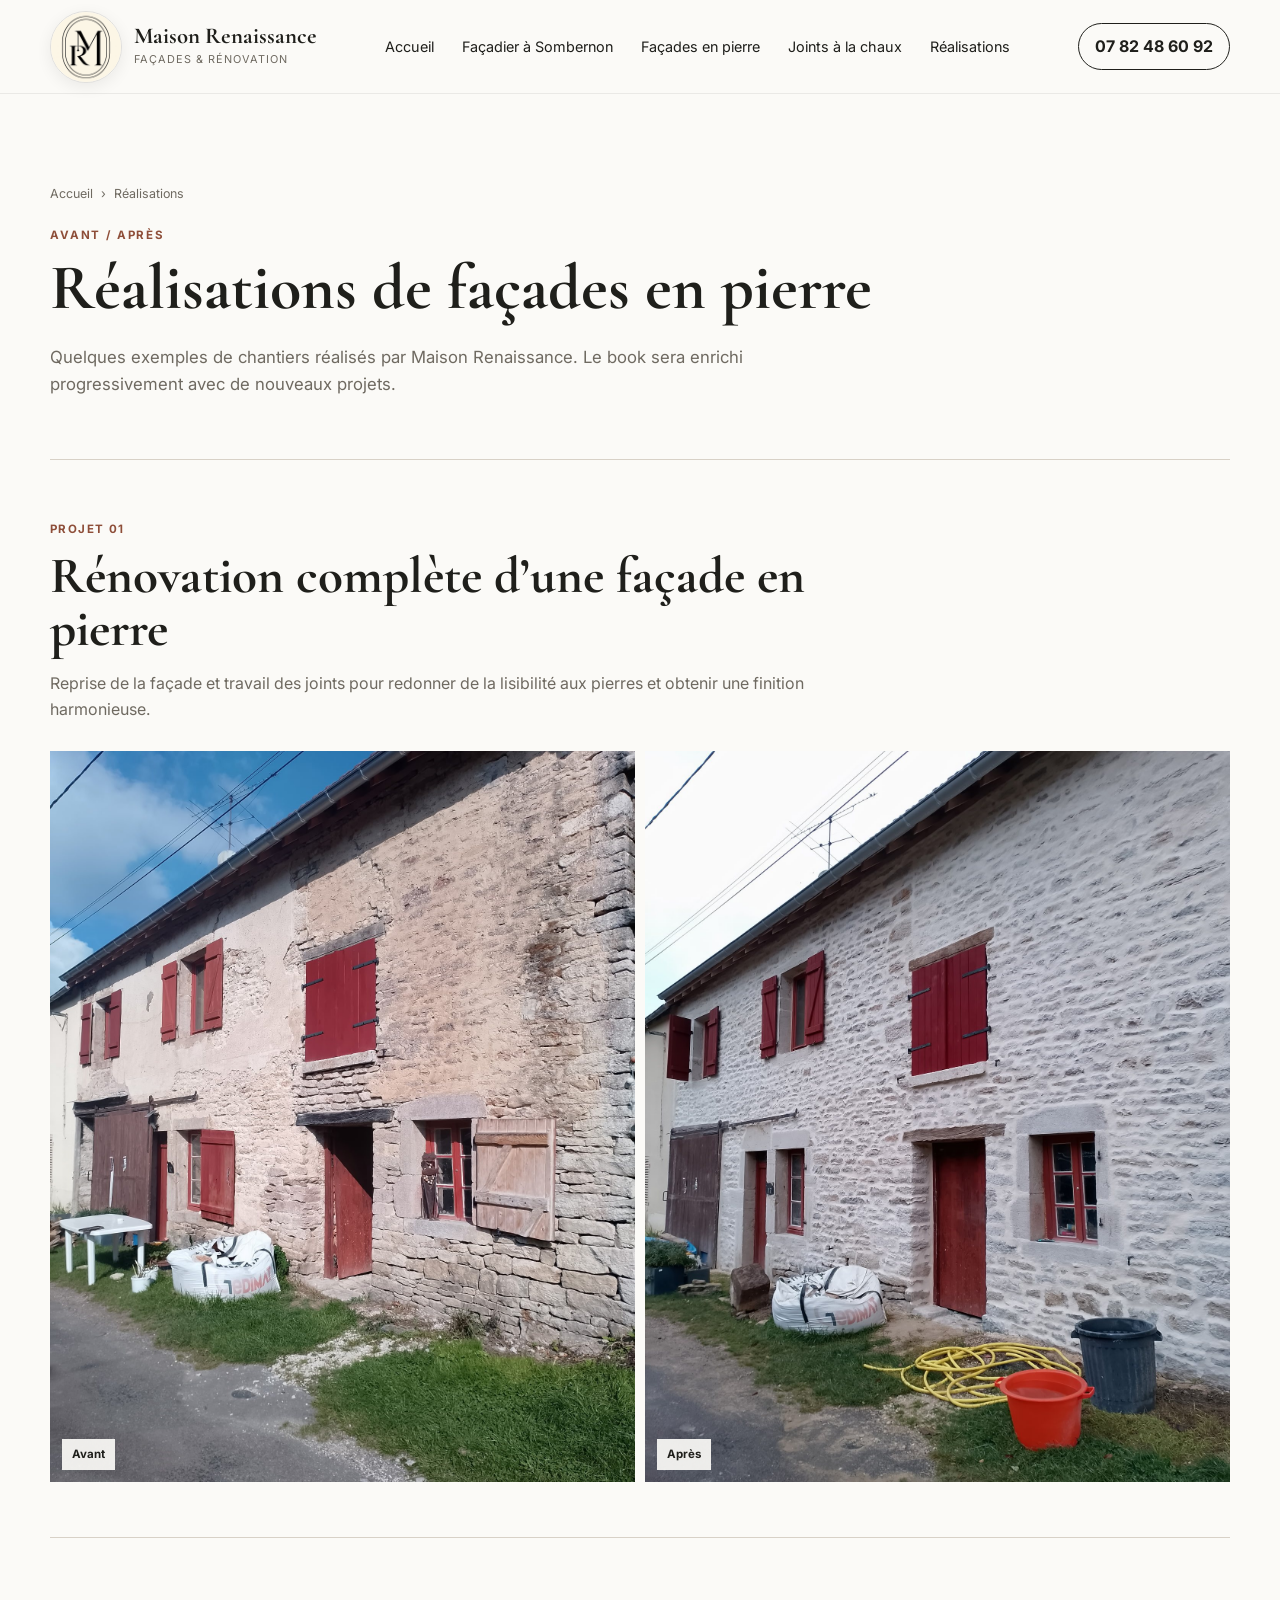
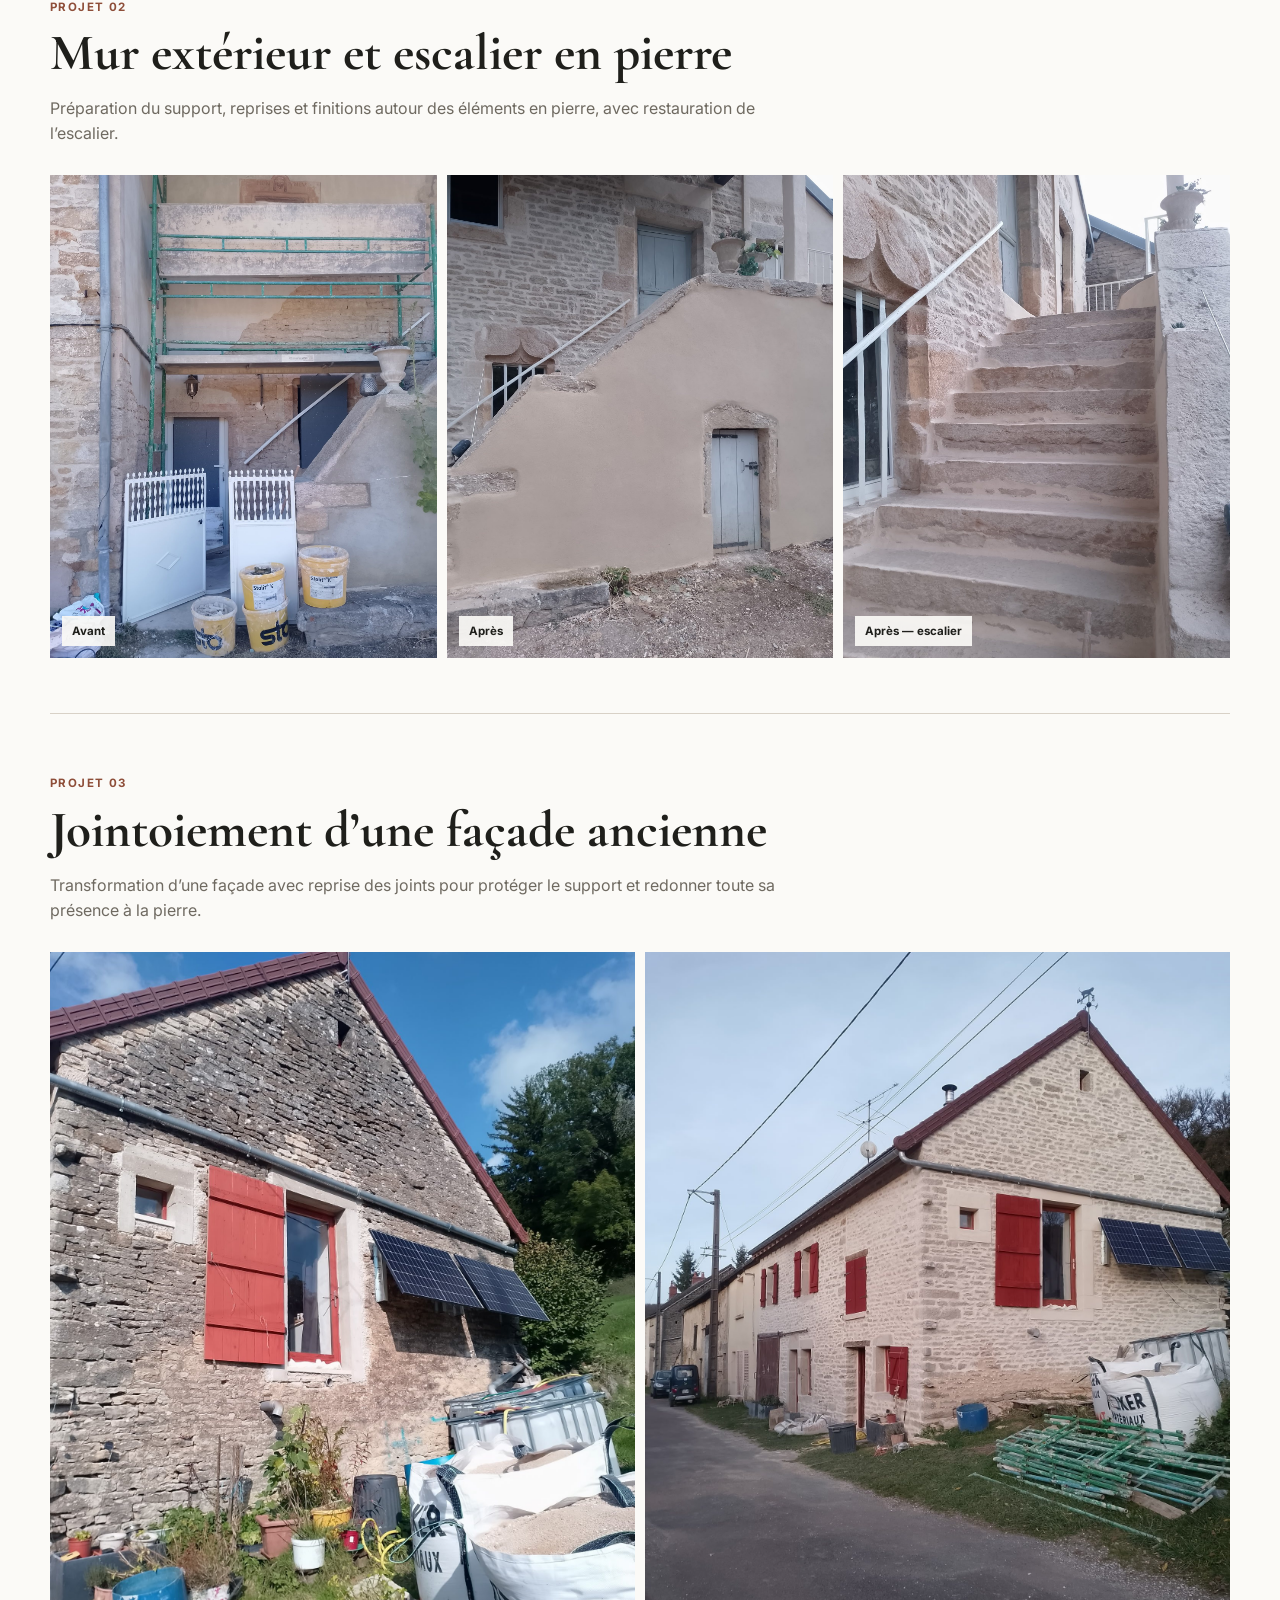
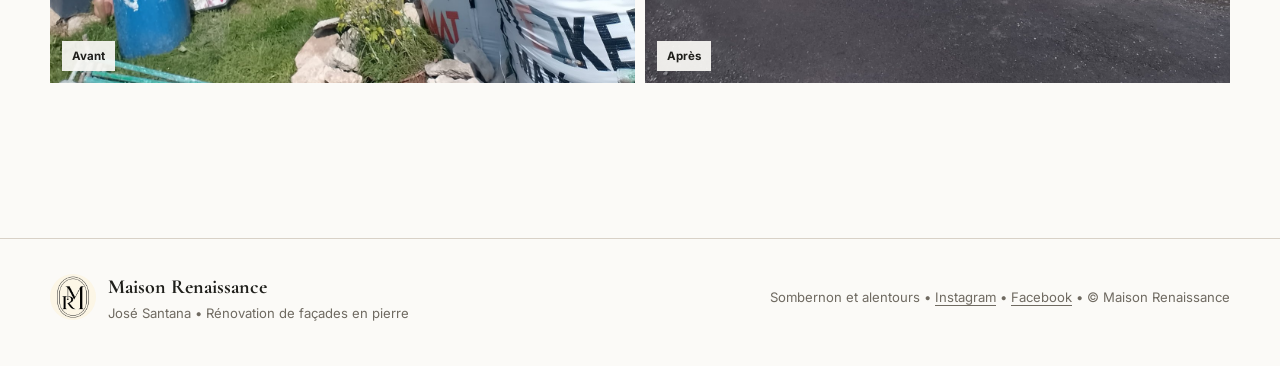
<file: realisations.html>
<!doctype html>
<html lang="fr">
<head>
  <meta charset="utf-8">
  <meta name="viewport" content="width=device-width, initial-scale=1">
  <meta name="theme-color" content="#1f1f1b">
  <title>Réalisations façades en pierre | Maison Renaissance Sombernon</title>
  <meta name="description" content="Réalisations Maison Renaissance : photos avant/après de façades en pierre, jointoiement à la chaux, murs anciens et finitions autour de Sombernon.">
  <meta name="author" content="José Santana">
  <meta name="robots" content="index,follow">
  <link rel="canonical" href="https://maisonrenaissance.github.io/Maison-Renaissance/realisations.html">
  <link rel="icon" href="assets/favicon.png">
  <meta property="og:type" content="website">
  <meta property="og:title" content="Réalisations façades en pierre | Maison Renaissance Sombernon">
  <meta property="og:description" content="Réalisations Maison Renaissance : photos avant/après de façades en pierre, jointoiement à la chaux, murs anciens et finitions autour de Sombernon.">
  <meta property="og:url" content="https://maisonrenaissance.github.io/Maison-Renaissance/realisations.html">
  <meta property="og:image" content="https://maisonrenaissance.github.io/Maison-Renaissance/assets/hero-clean.jpg">
  <link rel="preconnect" href="https://fonts.googleapis.com">
  <link rel="preconnect" href="https://fonts.gstatic.com" crossorigin>
  <link href="https://fonts.googleapis.com/css2?family=Cormorant+Garamond:wght@500;600;700&family=Inter:wght@400;500;600;700&display=swap" rel="stylesheet">
  <link rel="stylesheet" href="styles.css">
  <script type="application/ld+json">
  {
    "@context":"https://schema.org",
    "@graph":[
      {
        "@type":"HomeAndConstructionBusiness",
        "@id":"https://maisonrenaissance.github.io/Maison-Renaissance/#business",
        "name":"Maison Renaissance",
        "alternateName":"Maison Renaissance — José Santana",
        "url":"https://maisonrenaissance.github.io/Maison-Renaissance/",
        "telephone":"+33782486092",
        "email":"larenaissance.js@gmail.com",
        "areaServed":"Sombernon, Côte-d'Or, et communes situées dans un rayon d'environ 30 km",
        "sameAs":["https://www.instagram.com/larenaissance.js/","https://www.facebook.com/profile.php?id=61594686639067"]
      },
      {
        "@type":"Service",
        "name":"Rénovation de façades en pierre et jointoiement",
        "description":"Réalisations Maison Renaissance : photos avant/après de façades en pierre, jointoiement à la chaux, murs anciens et finitions autour de Sombernon.",
        "provider":{"@id":"https://maisonrenaissance.github.io/Maison-Renaissance/#business"},
        "areaServed":"Sombernon et environ 30 km autour"
      },
      {
        "@type":"WebPage",
        "name":"Réalisations Maison Renaissance",
        "url":"https://maisonrenaissance.github.io/Maison-Renaissance/realisations.html"
      }
    ]
  }
  </script>
</head>
<body>
  <header class="site-header">
    <a class="brand" href="index.html">
      <img src="assets/logo-mr-creme.jpg" alt="Logo Maison Renaissance">
      <span><strong>Maison Renaissance</strong><small>Façades & rénovation</small></span>
    </a>
    <nav class="desktop-nav" aria-label="Navigation principale">
      <a href="index.html">Accueil</a>
      <a href="facadier-sombernon.html">Façadier à Sombernon</a>
      <a href="renovation-facade-pierre.html">Façades en pierre</a>
      <a href="jointoiement-chaux.html">Joints à la chaux</a>
      <a href="realisations.html">Réalisations</a>
    </nav>
    <a class="header-cta" href="tel:+33782486092">07 82 48 60 92</a>
  </header>
  <main>

    <section class="page-title-simple container">
      <nav class="breadcrumbs" aria-label="Fil d’Ariane"><a href="index.html">Accueil</a><span aria-hidden="true">›</span><span>Réalisations</span></nav>
      <p class="eyebrow dark">Avant / après</p>
      <h1>Réalisations de façades en pierre</h1>
      <p>Quelques exemples de chantiers réalisés par Maison Renaissance. Le book sera enrichi progressivement avec de nouveaux projets.</p>
    </section>

    <section class="projects-page container">
      <article class="project-large">
        <div class="project-large-copy">
          <span>Projet 01</span>
          <h2>Rénovation complète d’une façade en pierre</h2>
          <p>Reprise de la façade et travail des joints pour redonner de la lisibilité aux pierres et obtenir une finition harmonieuse.</p>
        </div>
        <div class="ba">
          <figure><img src="assets/facade_avant.jpg" alt="Façade en pierre avant rénovation"><figcaption>Avant</figcaption></figure>
          <figure><img src="assets/facade_apres_1.jpg" alt="Façade en pierre après rénovation"><figcaption>Après</figcaption></figure>
        </div>
      </article>

      <article class="project-large">
        <div class="project-large-copy">
          <span>Projet 02</span>
          <h2>Mur extérieur et escalier en pierre</h2>
          <p>Préparation du support, reprises et finitions autour des éléments en pierre, avec restauration de l’escalier.</p>
        </div>
        <div class="ba three">
          <figure><img src="assets/cour_avant.jpg" alt="Mur extérieur avant rénovation"><figcaption>Avant</figcaption></figure>
          <figure><img src="assets/cour_apres.jpg" alt="Mur extérieur après rénovation"><figcaption>Après</figcaption></figure>
          <figure><img src="assets/escalier_apres.jpg" alt="Escalier en pierre après rénovation"><figcaption>Après — escalier</figcaption></figure>
        </div>
      </article>

      <article class="project-large">
        <div class="project-large-copy">
          <span>Projet 03</span>
          <h2>Jointoiement d’une façade ancienne</h2>
          <p>Transformation d’une façade avec reprise des joints pour protéger le support et redonner toute sa présence à la pierre.</p>
        </div>
        <div class="ba">
          <figure><img src="assets/chantier_facade.jpg" alt="Façade en pierre avant jointoiement"><figcaption>Avant</figcaption></figure>
          <figure><img src="assets/facade_apres_2.jpg" alt="Façade en pierre après jointoiement"><figcaption>Après</figcaption></figure>
        </div>
      </article>
    </section>
    
  </main>
  <a class="floating-call" href="tel:+33782486092" aria-label="Appeler Maison Renaissance">☎</a>
  <footer>
    <div class="container footer-inner">
      <div class="footer-brand">
        <img src="assets/logo-mr-creme.jpg" alt="">
        <div><strong>Maison Renaissance</strong><span>José Santana • Rénovation de façades en pierre</span></div>
      </div>
      <p>Sombernon et alentours • <a class="footer-social" href="https://www.instagram.com/larenaissance.js/" target="_blank" rel="noopener noreferrer">Instagram</a> • <a class="footer-social" href="https://www.facebook.com/profile.php?id=61594686639067" target="_blank" rel="noopener noreferrer">Facebook</a> • © Maison Renaissance</p>
    </div>
  </footer>
</body>
</html>
</file>
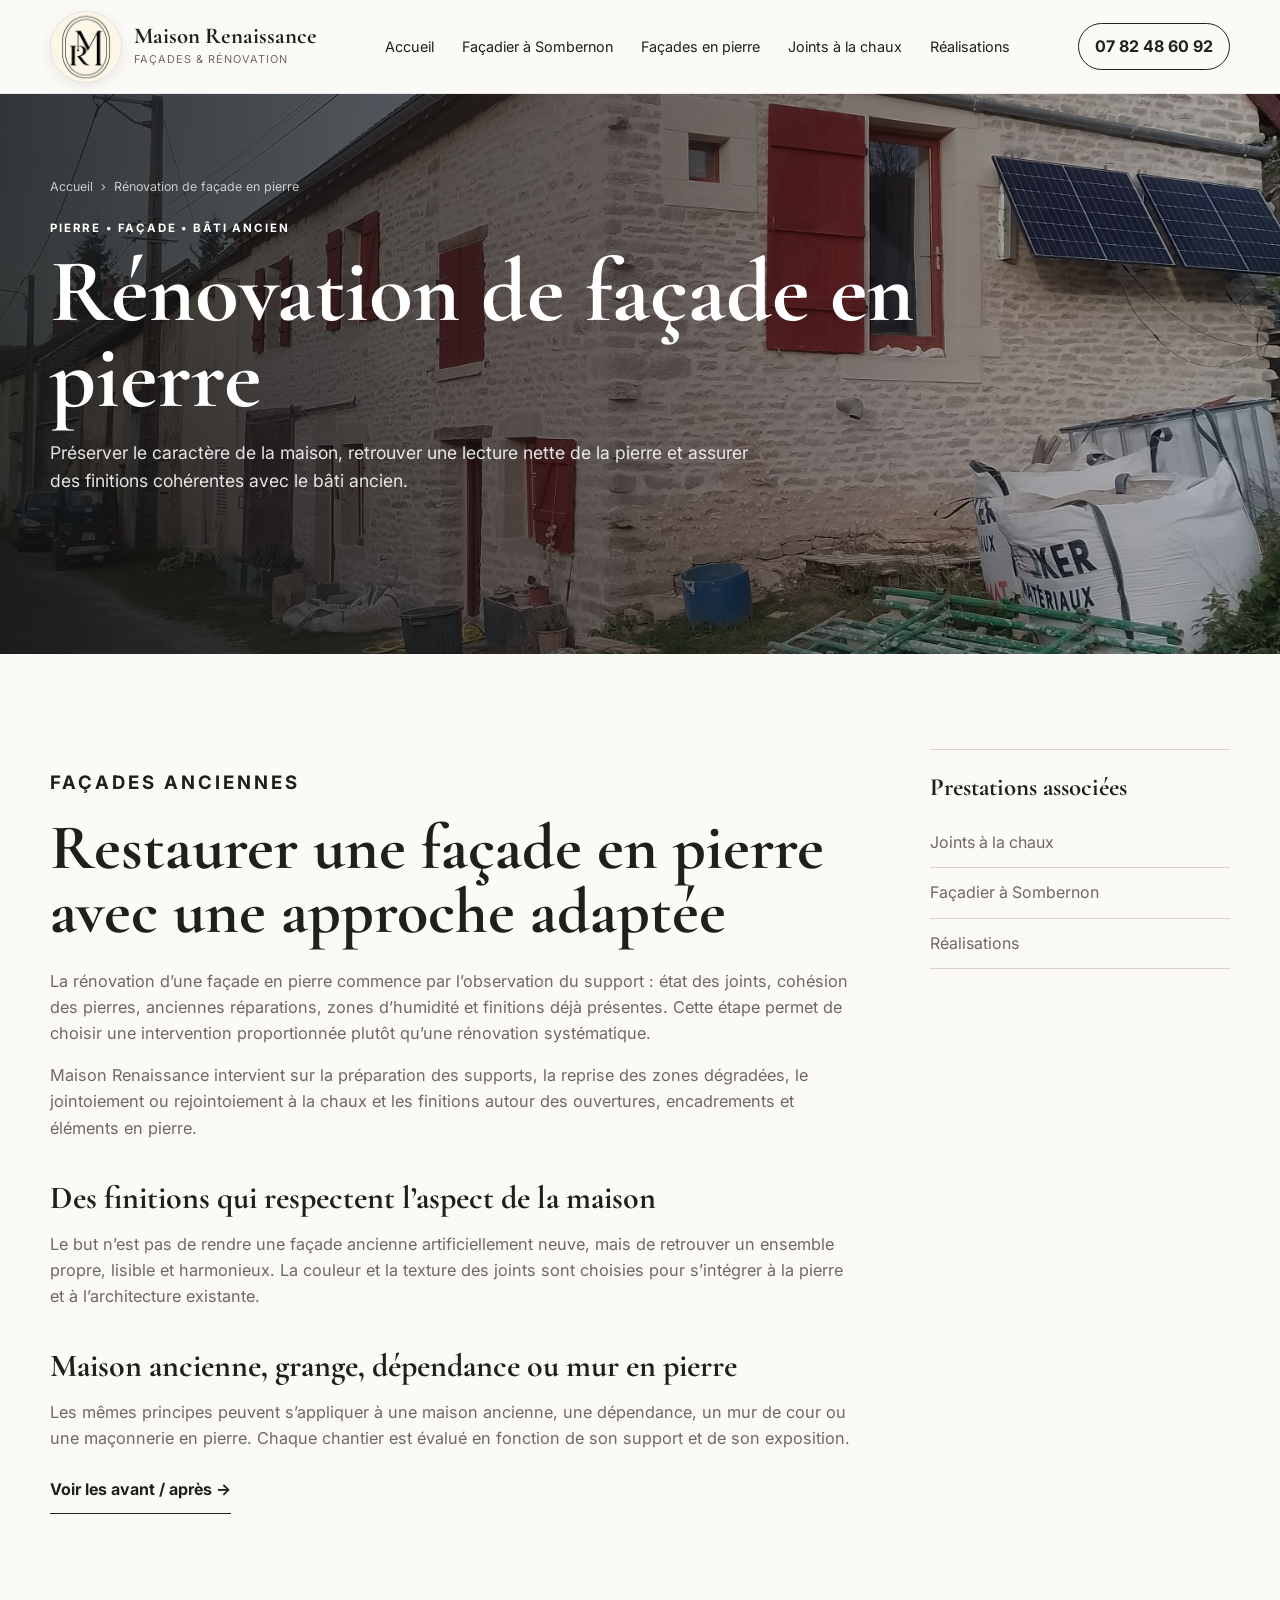
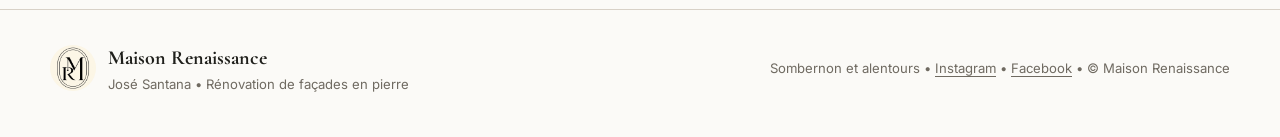
<file: renovation-facade-pierre.html>
<!doctype html>
<html lang="fr">
<head>
  <meta charset="utf-8">
  <meta name="viewport" content="width=device-width, initial-scale=1">
  <meta name="theme-color" content="#1f1f1b">
  <title>Rénovation de façade en pierre à Sombernon | Maison Renaissance</title>
  <meta name="description" content="Rénovation de façades en pierre à Sombernon et alentours : préparation des supports, reprise des pierres, joints à la chaux, murs anciens et finitions par Maison Renaissance.">
  <meta name="author" content="José Santana">
  <meta name="robots" content="index,follow">
  <link rel="canonical" href="https://maisonrenaissance.github.io/Maison-Renaissance/renovation-facade-pierre.html">
  <link rel="icon" href="assets/favicon.png">
  <meta property="og:type" content="website">
  <meta property="og:title" content="Rénovation de façade en pierre à Sombernon | Maison Renaissance">
  <meta property="og:description" content="Rénovation de façades en pierre à Sombernon et alentours : préparation des supports, reprise des pierres, joints à la chaux, murs anciens et finitions par Maison Renaissance.">
  <meta property="og:url" content="https://maisonrenaissance.github.io/Maison-Renaissance/renovation-facade-pierre.html">
  <meta property="og:image" content="https://maisonrenaissance.github.io/Maison-Renaissance/assets/hero-clean.jpg">
  <link rel="preconnect" href="https://fonts.googleapis.com">
  <link rel="preconnect" href="https://fonts.gstatic.com" crossorigin>
  <link href="https://fonts.googleapis.com/css2?family=Cormorant+Garamond:wght@500;600;700&family=Inter:wght@400;500;600;700&display=swap" rel="stylesheet">
  <link rel="stylesheet" href="styles.css">
  <script type="application/ld+json">
  {
    "@context":"https://schema.org",
    "@graph":[
      {
        "@type":"HomeAndConstructionBusiness",
        "@id":"https://maisonrenaissance.github.io/Maison-Renaissance/#business",
        "name":"Maison Renaissance",
        "alternateName":"Maison Renaissance — José Santana",
        "url":"https://maisonrenaissance.github.io/Maison-Renaissance/",
        "telephone":"+33782486092",
        "email":"larenaissance.js@gmail.com",
        "areaServed":"Sombernon, Côte-d'Or, et communes situées dans un rayon d'environ 30 km",
        "sameAs":["https://www.instagram.com/larenaissance.js/","https://www.facebook.com/profile.php?id=61594686639067"]
      },
      {
        "@type":"Service",
        "name":"Rénovation de façades en pierre",
        "description":"Rénovation de façades en pierre à Sombernon et alentours : préparation des supports, reprise des pierres, joints à la chaux, murs anciens et finitions par Maison Renaissance.",
        "provider":{"@id":"https://maisonrenaissance.github.io/Maison-Renaissance/#business"},
        "areaServed":"Sombernon et environ 30 km autour"
      },
      {
        "@type":"WebPage",
        "name":"Rénovation de façade en pierre à Sombernon",
        "url":"https://maisonrenaissance.github.io/Maison-Renaissance/renovation-facade-pierre.html"
      }
    ]
  }
  </script>
</head>
<body>
  <header class="site-header">
    <a class="brand" href="index.html">
      <img src="assets/logo-mr-creme.jpg" alt="Logo Maison Renaissance">
      <span><strong>Maison Renaissance</strong><small>Façades & rénovation</small></span>
    </a>
    <nav class="desktop-nav" aria-label="Navigation principale">
      <a href="index.html">Accueil</a>
      <a href="facadier-sombernon.html">Façadier à Sombernon</a>
      <a href="renovation-facade-pierre.html">Façades en pierre</a>
      <a href="jointoiement-chaux.html">Joints à la chaux</a>
      <a href="realisations.html">Réalisations</a>
    </nav>
    <a class="header-cta" href="tel:+33782486092">07 82 48 60 92</a>
  </header>
  <main>

    <section class="page-hero">
      <img src="assets/facade_apres_2.jpg" alt="Façade en pierre rénovée par Maison Renaissance">
      <div class="page-hero-shade"></div>
      <div class="container page-hero-copy">
        <nav class="breadcrumbs" aria-label="Fil d’Ariane"><a href="index.html">Accueil</a><span aria-hidden="true">›</span><span>Rénovation de façade en pierre</span></nav>
        <p class="eyebrow">Pierre • façade • bâti ancien</p>
        <h1>Rénovation de façade en pierre</h1>
        <p>Préserver le caractère de la maison, retrouver une lecture nette de la pierre et assurer des finitions cohérentes avec le bâti ancien.</p>
      </div>
    </section>
    <section class="content-page container">
      <div class="content-main">
        <p class="eyebrow dark">Façades anciennes</p>
        <h2>Restaurer une façade en pierre avec une approche adaptée</h2>
        <p>La rénovation d’une façade en pierre commence par l’observation du support : état des joints, cohésion des pierres, anciennes réparations, zones d’humidité et finitions déjà présentes. Cette étape permet de choisir une intervention proportionnée plutôt qu’une rénovation systématique.</p>
        <p>Maison Renaissance intervient sur la préparation des supports, la reprise des zones dégradées, le jointoiement ou rejointoiement à la chaux et les finitions autour des ouvertures, encadrements et éléments en pierre.</p>
        <h3>Des finitions qui respectent l’aspect de la maison</h3>
        <p>Le but n’est pas de rendre une façade ancienne artificiellement neuve, mais de retrouver un ensemble propre, lisible et harmonieux. La couleur et la texture des joints sont choisies pour s’intégrer à la pierre et à l’architecture existante.</p>
        <h3>Maison ancienne, grange, dépendance ou mur en pierre</h3>
        <p>Les mêmes principes peuvent s’appliquer à une maison ancienne, une dépendance, un mur de cour ou une maçonnerie en pierre. Chaque chantier est évalué en fonction de son support et de son exposition.</p>
        <a class="text-cta" href="realisations.html">Voir les avant / après →</a>
      </div>
      <aside class="content-aside">
        <h3>Prestations associées</h3>
        <a href="jointoiement-chaux.html">Joints à la chaux</a>
        <a href="facadier-sombernon.html">Façadier à Sombernon</a>
        <a href="realisations.html">Réalisations</a>
      </aside>
    </section>
    
  </main>
  <a class="floating-call" href="tel:+33782486092" aria-label="Appeler Maison Renaissance">☎</a>
  <footer>
    <div class="container footer-inner">
      <div class="footer-brand">
        <img src="assets/logo-mr-creme.jpg" alt="">
        <div><strong>Maison Renaissance</strong><span>José Santana • Rénovation de façades en pierre</span></div>
      </div>
      <p>Sombernon et alentours • <a class="footer-social" href="https://www.instagram.com/larenaissance.js/" target="_blank" rel="noopener noreferrer">Instagram</a> • <a class="footer-social" href="https://www.facebook.com/profile.php?id=61594686639067" target="_blank" rel="noopener noreferrer">Facebook</a> • © Maison Renaissance</p>
    </div>
  </footer>
</body>
</html>
</file>
<file: styles.css>
:root{
  --bg:#f6f3ed;
  --paper:#fbfaf7;
  --stone:#e6ddd1;
  --ink:#1f1f1b;
  --muted:#6f6a61;
  --rust:#8e4e39;
  --line:#d8d1c7;
}
*{box-sizing:border-box}
html{scroll-behavior:smooth}
body{margin:0;background:var(--paper);color:var(--ink);font-family:Inter,Arial,sans-serif;line-height:1.6}
img{display:block;max-width:100%}
a{color:inherit;text-decoration:none}
.container{width:min(1180px,calc(100% - 40px));margin:auto}
.site-header{position:sticky;top:0;z-index:50;height:94px;background:rgba(251,250,247,.94);backdrop-filter:blur(14px);border-bottom:1px solid rgba(31,31,27,.08);display:flex;align-items:center;justify-content:space-between;padding:0 max(20px,calc((100vw - 1180px)/2))}
.brand{display:flex;align-items:center;gap:12px}
.brand img{width:72px;height:72px;border-radius:50%;object-fit:cover;border:1px solid rgba(31,31,27,.12);box-shadow:0 4px 16px rgba(0,0,0,.07)}
.brand span{display:flex;flex-direction:column}
.brand strong{font-family:"Cormorant Garamond",serif;font-size:1.42rem;line-height:1}
.brand small{font-size:.68rem;color:var(--muted);letter-spacing:.09em;text-transform:uppercase;margin-top:3px}
.desktop-nav{display:flex;gap:28px;font-size:.9rem}
.desktop-nav a:hover{opacity:.6}
.header-cta{font-weight:700;border:1px solid var(--ink);border-radius:999px;padding:10px 16px}
.hero{position:relative;min-height:720px;height:calc(100vh - 94px);display:flex;align-items:flex-end;overflow:hidden;background:#222}
.hero-bg{position:absolute;inset:0;width:100%;height:100%;object-fit:cover}
.hero-shade{position:absolute;inset:0;background:linear-gradient(90deg,rgba(18,18,16,.82) 0%,rgba(18,18,16,.60) 40%,rgba(18,18,16,.18) 76%,rgba(18,18,16,.08) 100%)}
.hero-inner{position:relative;z-index:2;width:min(1180px,calc(100% - 40px));margin:0 auto 72px;display:flex;justify-content:space-between;align-items:flex-end;gap:40px;color:white}
.hero-copy{max-width:790px}

.eyebrow{text-transform:uppercase;letter-spacing:.16em;font-size:.72rem;font-weight:700}
.eyebrow.dark{color:var(--rust)}
.hero h1,.section-title h2,.section-head h2,.zone h2,.contact h2{font-family:"Cormorant Garamond",serif;font-weight:600;line-height:.98}
.hero h1{font-size:clamp(3.8rem,7.2vw,7rem);margin:.35rem 0 1.1rem}
.hero-text{font-size:clamp(1rem,1.7vw,1.22rem);max-width:650px;color:rgba(255,255,255,.88)}
.hero-actions{display:flex;gap:12px;flex-wrap:wrap;margin-top:28px}
.btn{padding:14px 19px;border-radius:3px;font-weight:700;font-size:.93rem}
.btn-light{background:white;color:var(--ink)}
.btn-outline{border:1px solid rgba(255,255,255,.75);color:white}
.hero-badge{width:190px;height:190px;border:1px solid rgba(255,255,255,.55);border-radius:50%;display:flex;flex-direction:column;align-items:center;justify-content:center;text-align:center;background:rgba(255,255,255,.05);backdrop-filter:blur(3px)}
.hero-badge span,.hero-badge small{font-size:.72rem;color:rgba(255,255,255,.8)}
.hero-badge strong{font-family:"Cormorant Garamond",serif;font-size:3rem;line-height:1.1}
.proof-strip{display:grid;grid-template-columns:repeat(3,1fr);border-bottom:1px solid var(--line);background:var(--bg)}
.proof-strip>div{padding:26px max(20px,calc((100vw - 1180px)/6));border-right:1px solid var(--line)}
.proof-strip>div:last-child{border-right:0}
.proof-strip strong{display:block;font-family:"Cormorant Garamond",serif;font-size:1.5rem}
.proof-strip span{font-size:.84rem;color:var(--muted)}
.about{display:grid;grid-template-columns:1.05fr .95fr;gap:100px;padding:110px 0}
.section-title h2,.section-head h2,.zone h2,.contact h2{font-size:clamp(2.8rem,5.2vw,5.2rem);margin:.4rem 0 0}
.about-copy{font-size:1.08rem;color:var(--muted);padding-top:26px}
.about-copy p:first-child{font-size:1.28rem;color:var(--ink)}
.services{padding:105px 0;background:var(--bg)}
.section-head{display:grid;grid-template-columns:1.15fr .85fr;gap:70px;align-items:end}
.section-head>p{color:var(--muted);max-width:500px}
.service-grid{display:grid;grid-template-columns:repeat(3,1fr);gap:1px;background:var(--line);margin-top:52px;border:1px solid var(--line)}
.service-grid article{background:var(--paper);padding:34px;min-height:260px}
.service-grid article:hover{background:#fff}
.num{font-size:.72rem;color:var(--rust);font-weight:700}
.service-grid h3{font-family:"Cormorant Garamond",serif;font-size:2rem;margin:62px 0 8px}
.service-grid p{color:var(--muted);font-size:.92rem;margin:0}
.realisations{padding:110px 0}
.case-study{display:grid;grid-template-columns:.38fr .62fr;gap:42px;padding:52px 0;border-top:1px solid var(--line)}
.case-study:first-of-type{margin-top:48px}
.case-study.reverse{grid-template-columns:.38fr .62fr}
.case-copy{padding-top:10px}
.case-index{font-size:.72rem;text-transform:uppercase;letter-spacing:.12em;color:var(--rust);font-weight:700}
.case-copy h3{font-family:"Cormorant Garamond",serif;font-size:2.4rem;line-height:1.05;margin:18px 0 14px}
.case-copy p{color:var(--muted)}
.ba{display:grid;grid-template-columns:1fr 1fr;gap:10px}
.ba figure{position:relative;margin:0;aspect-ratio:4/5;overflow:hidden;background:#ddd}
.ba img{width:100%;height:100%;object-fit:cover;transition:transform .35s ease}
.ba figure:hover img{transform:scale(1.025)}
.ba figcaption{position:absolute;left:12px;bottom:12px;background:rgba(251,250,247,.92);padding:6px 10px;font-size:.72rem;font-weight:700}
.mosaic{display:grid;grid-template-columns:1.4fr .8fr .8fr;gap:10px;margin-top:18px}
.mosaic img{width:100%;height:390px;object-fit:cover}
.zone{background:var(--ink);color:white;padding:105px 0;overflow:hidden}
.zone-inner{display:grid;grid-template-columns:1fr 1fr;align-items:center;gap:80px}
.zone p{color:rgba(255,255,255,.72);max-width:620px}
.text-link{display:inline-block;margin-top:10px;font-weight:700}
.zone-graphic{position:relative;height:390px;display:flex;align-items:center;justify-content:center}
.ring{position:absolute;border:1px solid rgba(255,255,255,.25);border-radius:50%}
.ring-1{width:160px;height:160px}
.ring-2{width:270px;height:270px}
.ring-3{width:380px;height:380px}
.zone-center{width:132px;height:132px;border-radius:50%;background:white;color:var(--ink);display:flex;flex-direction:column;align-items:center;justify-content:center;z-index:2}
.zone-center strong{font-family:"Cormorant Garamond",serif;font-size:1.45rem}
.zone-center span{font-size:.78rem;color:var(--muted)}
.contact{padding:110px 0}
.contact-card{background:var(--stone);padding:54px;display:grid;grid-template-columns:1fr 1fr;gap:70px}
.contact-card>div:first-child p:last-child{color:var(--muted)}
.contact-buttons{border-top:1px solid rgba(31,31,27,.16)}
.contact-btn{display:flex;justify-content:space-between;gap:22px;padding:20px 0;border-bottom:1px solid rgba(31,31,27,.16)}
.contact-btn span{color:var(--muted)}
.contact-btn:not(.pending):hover strong{color:var(--rust)}
.pending{opacity:.45}
.floating-call{position:fixed;right:18px;bottom:18px;z-index:60;width:58px;height:58px;border-radius:50%;background:var(--rust);color:white;display:none;align-items:center;justify-content:center;font-size:1.4rem;box-shadow:0 10px 30px rgba(0,0,0,.22)}
footer{border-top:1px solid var(--line);padding:32px 0 42px}
.footer-inner{display:flex;align-items:center;justify-content:space-between;gap:30px}
.footer-brand{display:flex;align-items:center;gap:12px}
.footer-brand img{width:46px;height:46px;border-radius:50%;object-fit:cover}
.footer-brand div{display:flex;flex-direction:column}
.footer-brand strong{font-family:"Cormorant Garamond",serif;font-size:1.25rem}
.footer-brand span,footer p{font-size:.82rem;color:var(--muted)}
@media(max-width:980px){
  .desktop-nav{display:none}
  .hero-inner{align-items:flex-start}
  .hero-badge{display:none}
  .proof-strip{grid-template-columns:1fr}
  .proof-strip>div{border-right:0;border-bottom:1px solid var(--line);padding:20px}
  .about,.section-head,.zone-inner,.contact-card{grid-template-columns:1fr}
  .service-grid{grid-template-columns:1fr 1fr}
  .case-study,.case-study.reverse{grid-template-columns:1fr}
  .mosaic{grid-template-columns:1fr 1fr}
  .mosaic img{height:330px}
}
@media(max-width:640px){
  .site-header{height:76px;padding:0 14px}
  .container,.hero-inner{width:min(100% - 28px,1180px)}
  .brand img{width:56px;height:56px}
  .brand strong{font-size:1.15rem}
  .brand small{display:none}
  .header-cta{font-size:.8rem;padding:8px 11px}
  .hero{height:auto;min-height:640px}
  .hero-inner{margin-bottom:42px}
  .hero h1{font-size:3.55rem}
  .hero-shade{background:linear-gradient(0deg,rgba(18,18,16,.88) 0%,rgba(18,18,16,.62) 52%,rgba(18,18,16,.20) 100%)}
  .btn{width:100%;text-align:center}
  .about,.services,.realisations,.zone,.contact{padding-top:78px;padding-bottom:78px}
  .service-grid{grid-template-columns:1fr}
  .service-grid article{min-height:220px}
  .service-grid h3{margin-top:42px}
  .ba{grid-template-columns:1fr 1fr;gap:6px}
  .mosaic{grid-template-columns:1fr}
  .mosaic img{height:310px}
  .zone-graphic{height:310px}
  .ring-3{width:300px;height:300px}
  .ring-2{width:220px;height:220px}
  .contact-card{padding:28px}
  .contact-btn{flex-direction:column;gap:4px}
  .footer-inner{flex-direction:column;align-items:flex-start}
  .floating-call{display:flex}
}

.owner-line{margin-top:18px!important;font-size:.78rem!important;letter-spacing:.08em;text-transform:uppercase;color:var(--rust)!important;font-weight:700}
.footer-social{text-decoration:underline;text-underline-offset:3px}
.footer-social:hover{color:var(--rust)}

@media(max-width:640px){
  
}


.hero-mark{
  display:inline-flex;
  align-items:center;
  justify-content:flex-start;
  margin:0 0 18px 0;
}
.hero-logo{
  display:block;
  width:68px !important;
  max-width:none !important;
  height:68px !important;
  object-fit:contain;
  border-radius:50%;
  padding:7px;
  margin:0 0 0 -6px;
  background:rgba(248,243,232,.96);
  border:1px solid rgba(255,255,255,.35);
  box-shadow:0 10px 28px rgba(0,0,0,.18);
}
@media(max-width:640px){
  .hero-mark{margin-bottom:14px}
  .hero-logo{
    width:56px !important;
    height:56px !important;
    padding:6px;
    margin-left:0;
  }
}


/* V7 — projets, zone d'intervention et référencement local */
.ba.three{grid-template-columns:repeat(3,1fr)}
.commune-check{margin-top:14px;max-width:560px}
.commune-check summary{
  display:inline-block;
  cursor:pointer;
  font-weight:700;
  list-style:none;
  border-bottom:1px solid rgba(255,255,255,.48);
  padding-bottom:3px;
}
.commune-check summary::-webkit-details-marker{display:none}
.commune-check summary:hover{opacity:.75}
.commune-panel{
  margin-top:16px;
  padding:18px;
  border:1px solid rgba(255,255,255,.22);
  background:rgba(255,255,255,.06);
}
.commune-panel p{margin:0 0 14px;color:rgba(255,255,255,.82)}
.commune-actions{display:flex;gap:10px;flex-wrap:wrap}
.commune-actions a{
  display:inline-flex;
  padding:10px 13px;
  border:1px solid rgba(255,255,255,.55);
  font-size:.84rem;
  font-weight:700;
}
.commune-actions a:first-child{background:#fff;color:var(--ink)}
.local-seo{padding:92px 0}
.local-seo-grid{display:grid;grid-template-columns:1fr 1fr;gap:80px;align-items:start}
.local-seo h2{
  font-family:"Cormorant Garamond",serif;
  font-size:clamp(2.5rem,4.8vw,4.7rem);
  line-height:1;
  margin:.4rem 0 0;
}
.local-seo-grid>div:last-child{color:var(--muted);font-size:1.03rem}
.local-seo-grid>div:last-child p:first-child{color:var(--ink);font-size:1.14rem}

@media(max-width:980px){
  .local-seo-grid{grid-template-columns:1fr;gap:30px}
}
@media(max-width:640px){
  .ba.three{grid-template-columns:1fr}
  .local-seo{padding:72px 0}
  .commune-actions{flex-direction:column}
  .commune-actions a{justify-content:center}
}


/* V8 — Google Maps + SEO local */
.maps-check{
  display:inline-flex;
  align-items:center;
  gap:8px;
  margin-top:16px;
  padding:11px 15px;
  border:1px solid rgba(255,255,255,.55);
  color:#fff;
  font-weight:700;
  font-size:.9rem;
  transition:background .2s ease,color .2s ease,border-color .2s ease;
}
.maps-check:hover{
  background:#fff;
  color:var(--ink);
  border-color:#fff;
}
.seo-topics{padding:88px 0}
.seo-topics-head{max-width:760px}
.seo-topics-head h2{
  font-family:"Cormorant Garamond",serif;
  font-size:clamp(2.5rem,4.8vw,4.7rem);
  line-height:1;
  margin:.4rem 0 0;
}
.seo-topics-grid{
  display:grid;
  grid-template-columns:repeat(3,1fr);
  gap:18px;
  margin-top:38px;
}
.seo-topics-grid article{
  border-top:1px solid var(--line);
  padding-top:20px;
}
.seo-topics-grid h3{
  font-family:"Cormorant Garamond",serif;
  font-size:1.8rem;
  line-height:1.1;
  margin:0 0 10px;
}
.seo-topics-grid p,.seo-keyline{color:var(--muted)}
.seo-keyline{margin-top:26px;font-size:.95rem}
@media(max-width:900px){
  .seo-topics-grid{grid-template-columns:1fr}
}


/* V9 — titre d'accueil optimisé pour le référencement local */
.hero-subtitle{
  display:block;
  font-size:.62em;
  line-height:1.05;
  margin-top:.12em;
}
.hero-signature{
  margin:.35rem 0 0;
  font-family:"Cormorant Garamond",serif;
  font-size:clamp(1.45rem,2.7vw,2.35rem);
  line-height:1.1;
  color:rgba(255,255,255,.92);
}


/* V10 — pages SEO dédiées */
.service-grid h3 a:hover{color:var(--rust)}
.seo-deep-links{
  display:flex;
  gap:12px;
  flex-wrap:wrap;
  margin-top:34px;
}
.seo-deep-links a,
.text-cta{
  display:inline-flex;
  padding:10px 0;
  font-weight:700;
  border-bottom:1px solid var(--ink);
}
.page-hero{
  position:relative;
  min-height:560px;
  display:flex;
  align-items:flex-end;
  overflow:hidden;
  background:#222;
}
.page-hero>img{
  position:absolute;
  inset:0;
  width:100%;
  height:100%;
  object-fit:cover;
}
.page-hero-shade{
  position:absolute;
  inset:0;
  background:linear-gradient(90deg,rgba(18,18,16,.82) 0%,rgba(18,18,16,.58) 48%,rgba(18,18,16,.18) 100%);
}
.page-hero-copy{
  position:relative;
  z-index:2;
  padding-bottom:58px;
  color:white;
}
.page-hero-copy h1{
  font-family:"Cormorant Garamond",serif;
  font-size:clamp(3.5rem,7vw,6.5rem);
  line-height:.96;
  margin:.35rem 0 1rem;
  max-width:930px;
}
.page-hero-copy>p:not(.eyebrow){
  max-width:720px;
  font-size:1.1rem;
  color:rgba(255,255,255,.88);
}
.breadcrumbs{
  display:flex;
  gap:8px;
  align-items:center;
  flex-wrap:wrap;
  margin-bottom:22px;
  font-size:.78rem;
  color:rgba(255,255,255,.72);
}
.breadcrumbs a:hover{color:#fff}
.content-page{
  display:grid;
  grid-template-columns:minmax(0,1fr) 300px;
  gap:80px;
  padding:95px 0;
}
.content-main h2,
.page-title-simple h1{
  font-family:"Cormorant Garamond",serif;
  font-size:clamp(2.7rem,5vw,4.8rem);
  line-height:1;
  margin:.4rem 0 1.5rem;
}
.content-main h3{
  font-family:"Cormorant Garamond",serif;
  font-size:2rem;
  line-height:1.05;
  margin:2.5rem 0 .6rem;
}
.content-main p{color:var(--muted);font-size:1.02rem}
.content-main>p:first-of-type{font-size:1.16rem;color:var(--ink)}
.content-aside{
  align-self:start;
  position:sticky;
  top:115px;
  border-top:1px solid var(--line);
}
.content-aside h3{
  font-family:"Cormorant Garamond",serif;
  font-size:1.55rem;
  margin:18px 0 10px;
}
.content-aside a{
  display:block;
  padding:12px 0;
  border-bottom:1px solid var(--line);
  color:var(--muted);
}
.content-aside a:hover{color:var(--rust)}
.inline-actions{display:flex;gap:12px;flex-wrap:wrap;margin-top:24px}
.inline-actions a{
  padding:11px 14px;
  border:1px solid var(--ink);
  font-weight:700;
  font-size:.9rem;
}
.page-cta{
  background:var(--ink);
  color:white;
  padding:80px 0;
}
.page-cta h2{
  font-family:"Cormorant Garamond",serif;
  font-size:clamp(2.7rem,5vw,4.8rem);
  margin:.4rem 0 1rem;
}
.page-cta p{max-width:620px;color:rgba(255,255,255,.72)}
.page-title-simple{padding:90px 0 45px}
.page-title-simple .breadcrumbs{color:var(--muted)}
.page-title-simple>p:last-child{max-width:760px;color:var(--muted);font-size:1.05rem}
.projects-page{padding-bottom:100px}
.project-large{padding:55px 0;border-top:1px solid var(--line)}
.project-large-copy{max-width:760px;margin-bottom:28px}
.project-large-copy span{
  color:var(--rust);
  text-transform:uppercase;
  letter-spacing:.12em;
  font-size:.72rem;
  font-weight:700;
}
.project-large-copy h2{
  font-family:"Cormorant Garamond",serif;
  font-size:clamp(2.1rem,4vw,3.4rem);
  line-height:1.03;
  margin:.55rem 0 .8rem;
}
.project-large-copy p{color:var(--muted)}
@media(max-width:980px){
  .content-page{grid-template-columns:1fr;gap:36px}
  .content-aside{position:static}
}
@media(max-width:640px){
  .page-hero{min-height:570px}
  .page-hero-shade{background:linear-gradient(0deg,rgba(18,18,16,.90) 0%,rgba(18,18,16,.62) 58%,rgba(18,18,16,.20) 100%)}
  .page-hero-copy{padding-bottom:40px}
  .page-hero-copy h1{font-size:3.35rem}
  .content-page{padding:72px 0}
  .page-title-simple{padding:72px 0 36px}
  .projects-page{padding-bottom:72px}
}
</file>
